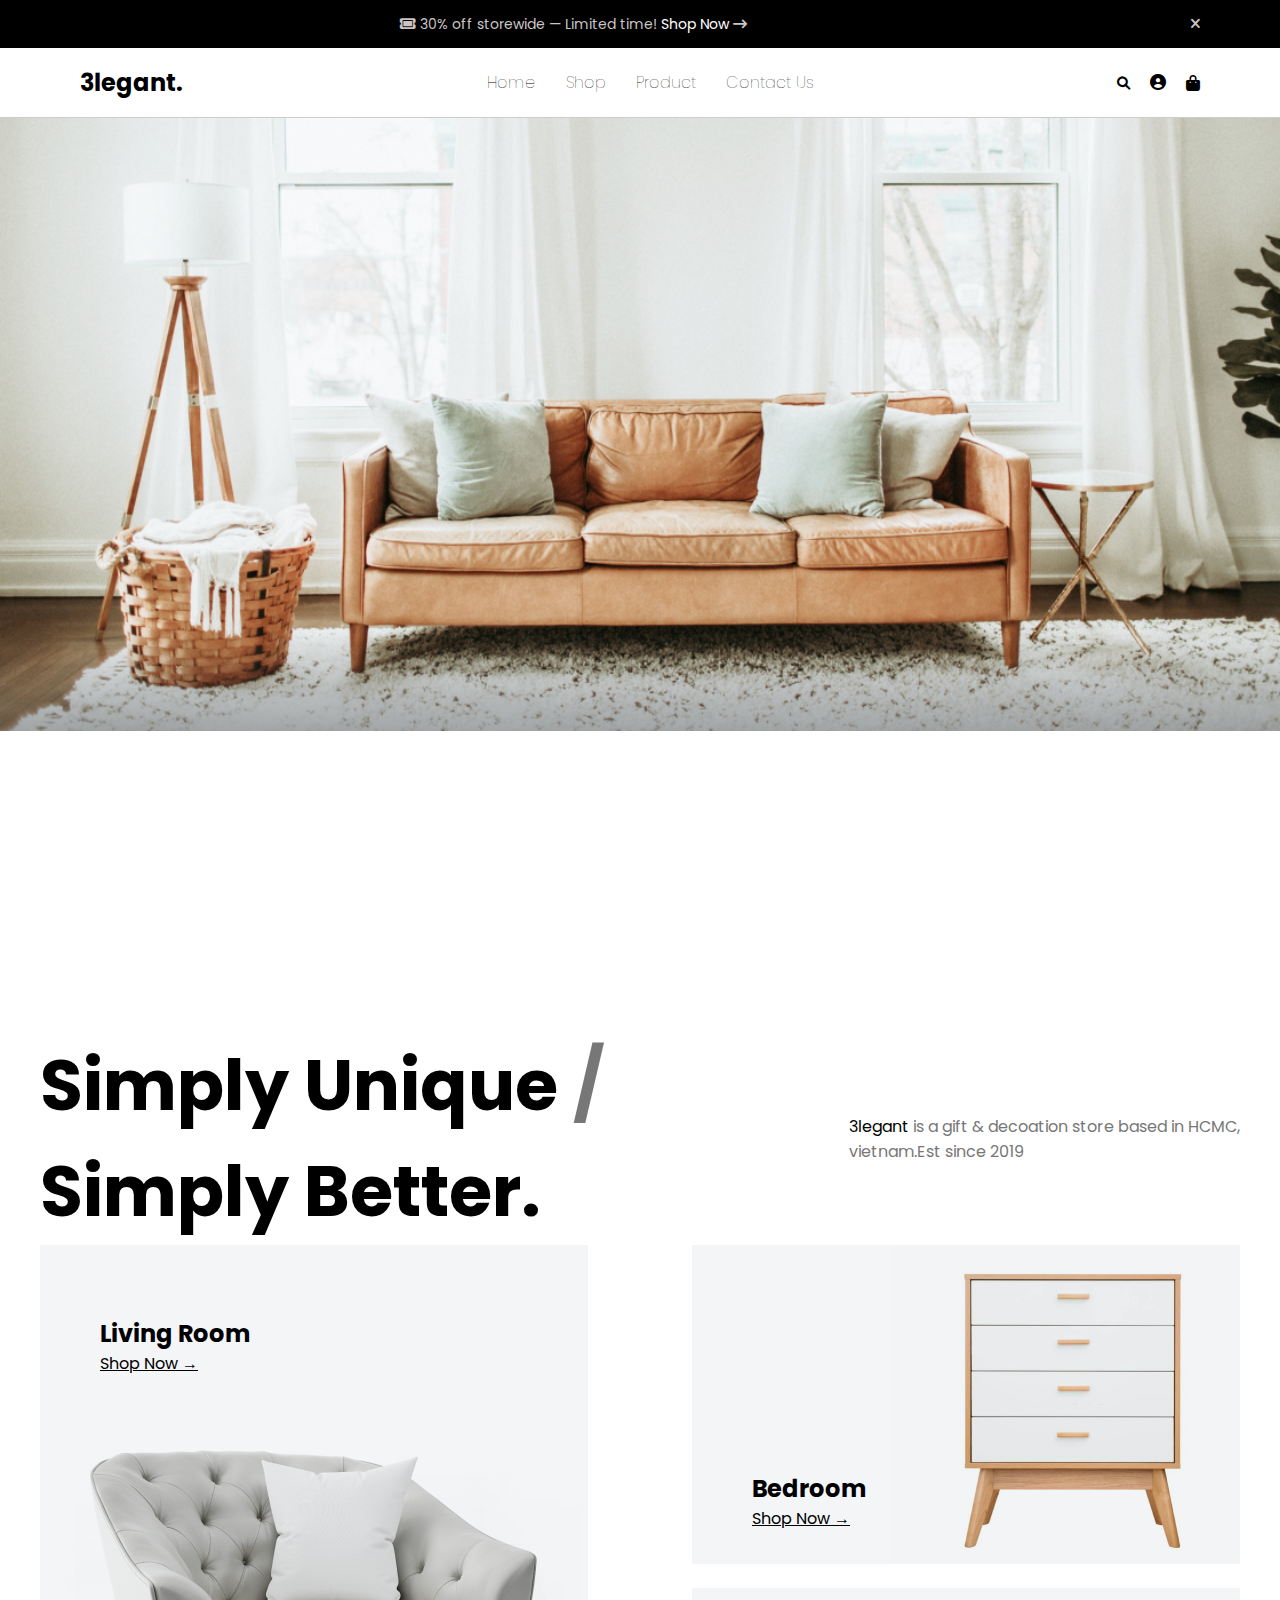
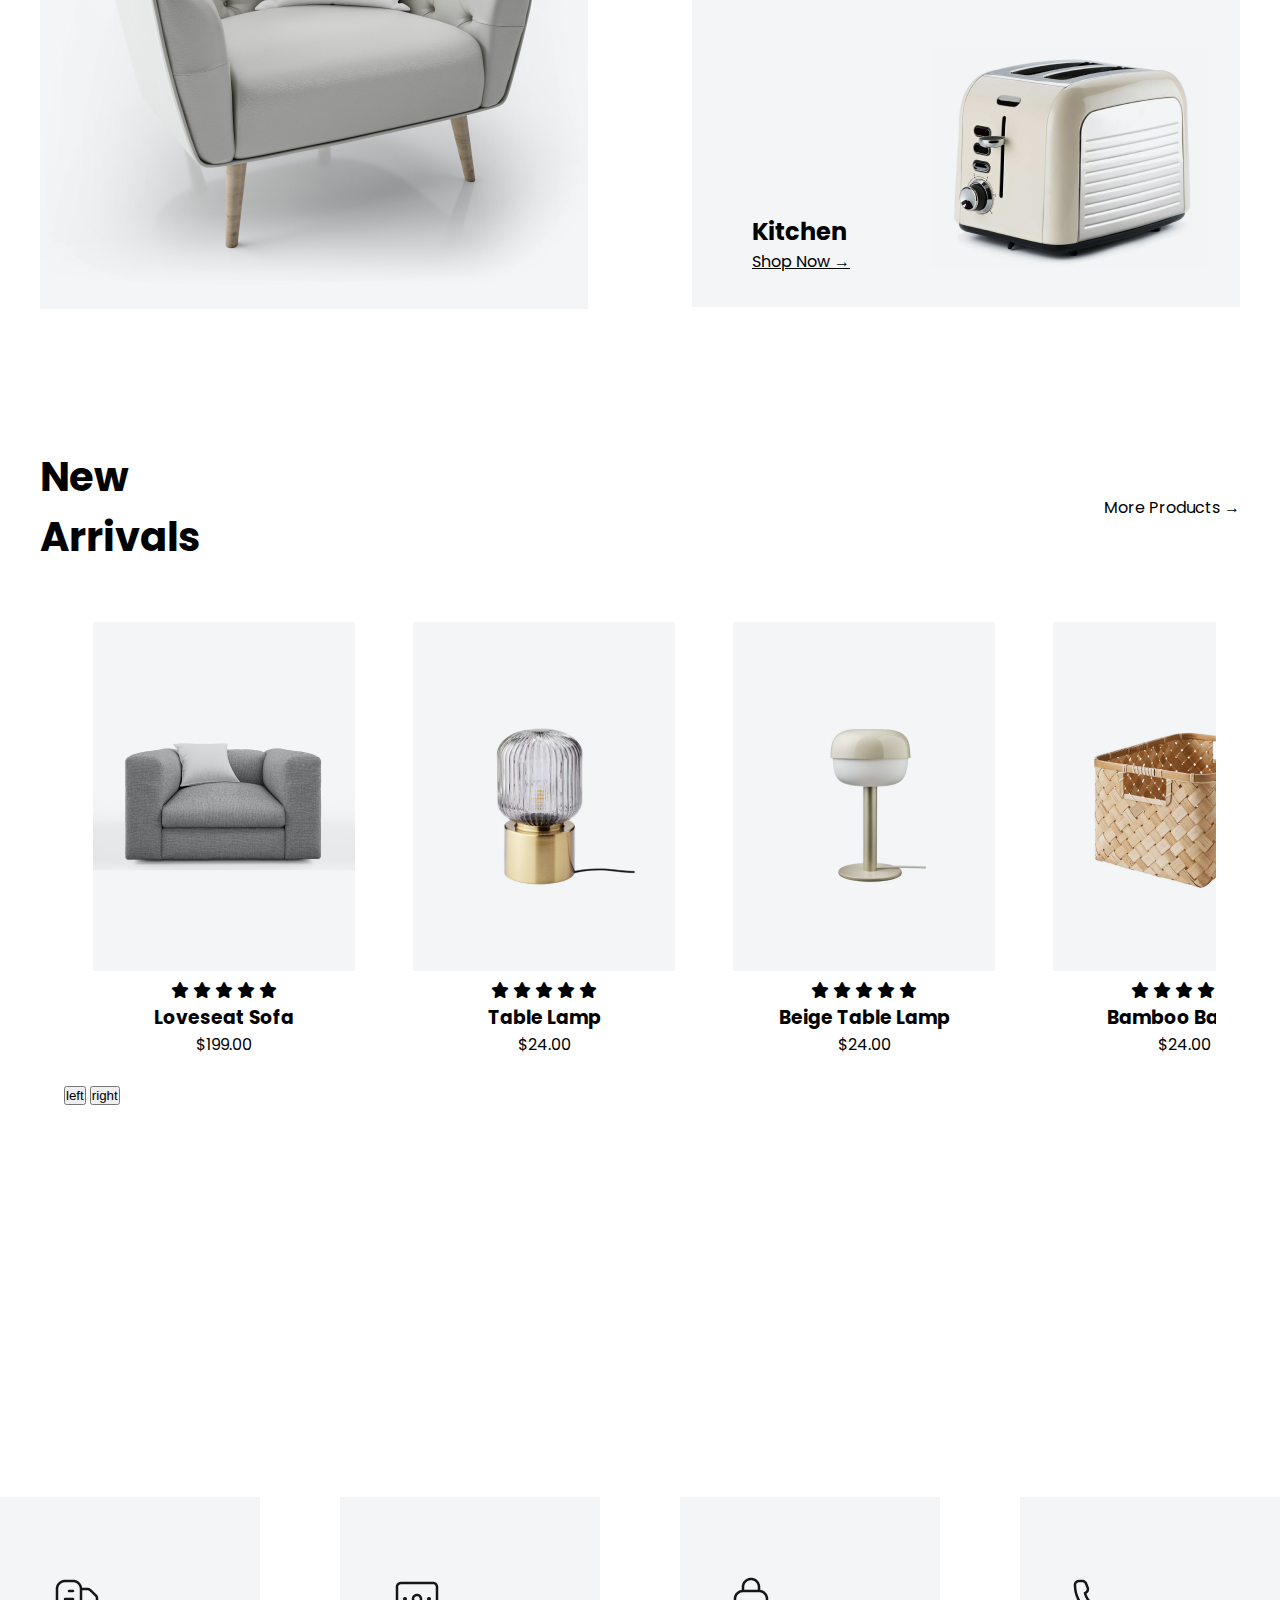
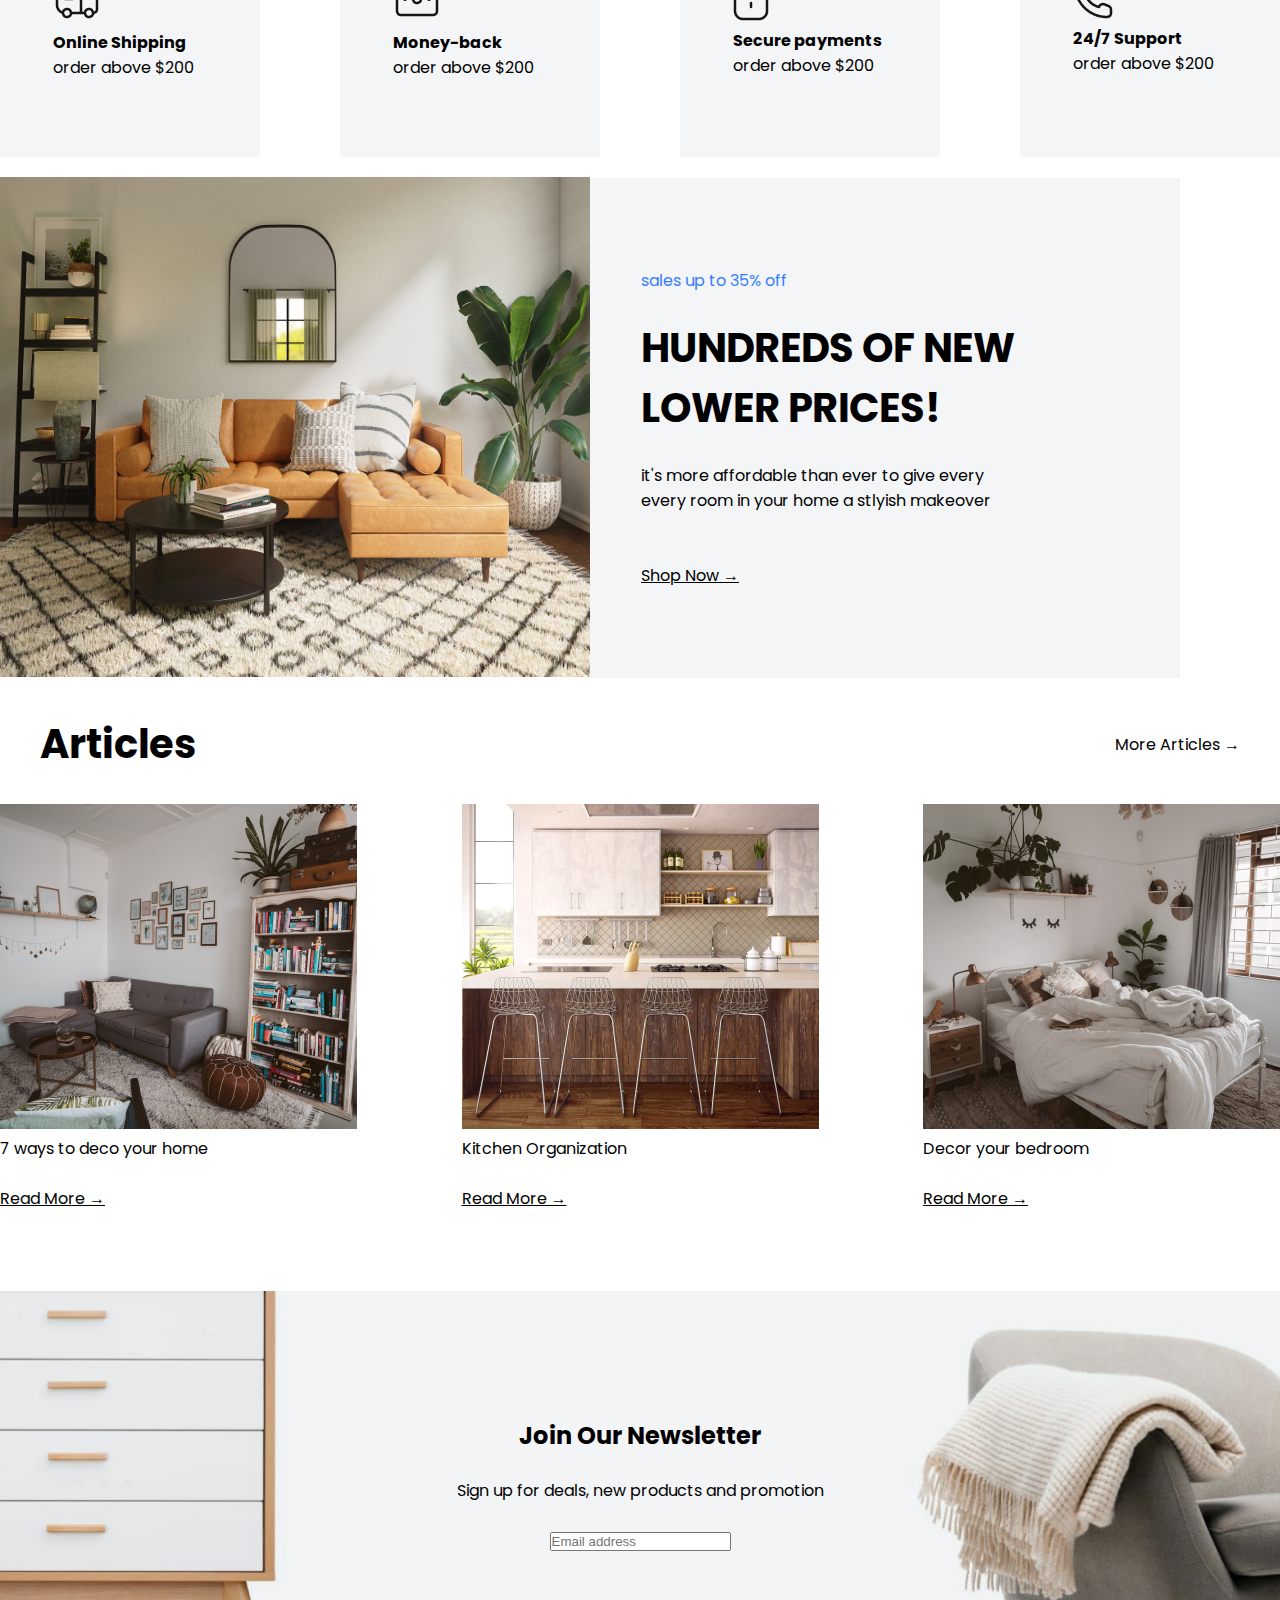
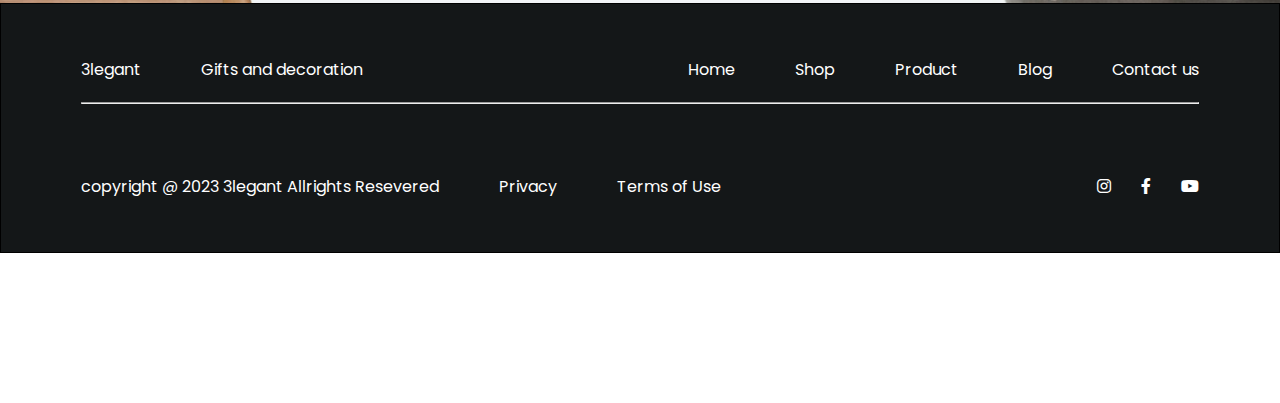
<file: index.html>
<!DOCTYPE html>
<html lang="en">

<head>
  <meta charset="UTF-8">
  <meta name="viewport" content="width=device-width, initial-scale=1.0">
  <!-- Font Awesome Icons -->
  <link rel="stylesheet" href="https://cdnjs.cloudflare.com/ajax/libs/font-awesome/6.0.0-beta3/css/all.min.css" />
  <!-- Google Fonts -->
  <link href="https://fonts.googleapis.com/css2?family=Poppins:wght@600;700&display=swap" rel="stylesheet" />
  <link rel="stylesheet" href="./css/index.css">
  <title>3LEGANT |Home</title>
</head>

<body>
  <header>
    <div class="banner-container">
      <div class="banner">
        <p>
          <i class="fa-solid fa-ticket"></i>
          30% off storewide — Limited time!
          <span>
            <a href="">Shop Now</a>
            <i class="fa-solid fa-arrow-right-long"></i>
          </span>
        </p>
        <i class="fa-solid fa-xmark"></i>
      </div>
    </div>
    <div class="header">
      <a href="" class="logo">3legant.</a>
      <nav class="nav">
        <ul class="nav-links">
          <li><a href="" class="nav-link">Home</a></li>
          <li><a href="../pages/shop01.html" class="nav-link">Shop</a></li>
          <li><a href="../pages/productpage01.html" class="nav-link">Product</a></li>
          <li><a href="" class="nav-link">Contact Us</a></li>
        </ul>
      </nav>
      <div class="search-cart">
        <form action="" class="search-bar">
          <button type="submit" class="search-btn">
            <i class="fa-solid fa-magnifying-glass"></i>
          </button>
        </form>
        <a href="../pages/in.html">
          <i class="fa-solid fa-circle-user"></i>
        </a>
        
        <i class="fa-solid fa-bag-shopping"></i>
      </div>
    </div>
  </header>

  <main>
    <section class="first-img">
      <img src="../assets/1st image.png" alt="" width="100%">
    </section>

    <section class="second-section">
      <div class="second-section1">
        <h1>Simply Unique <span class="ash">/</span><br> Simply Better.</h1>
      </div>
      <div class="second-section2">
        <p>3legant <span class="ash">is a gift & decoation store based in HCMC, <br> vietnam.Est since 2019</p></span>
      </div>
    </section>

    <section class="third-section">

      <div class="third-section1">
        <img src="../assets/xx.png" alt="">
        <div class="aa">
          <h2>Living Room</h2>
          <u>
            <a href="">
              <p class="shop">Shop Now &rarr;</p>
            </a>
          </u>
        </div>
      </div>

      <div class="third-section2">
        <div class="third-sectiona">
          <img src="../assets/1.png" alt="">
          <div class="ab">
            <h2>Bedroom</h2>
            <u>
              <a href="">
                <p class="shop">Shop Now &rarr;</p>
              </a>
            </u>
          </div>

        </div>
        <div class="third-sectionb">
          <img src="../assets/3.png" alt="">
          <div class="ac">
            <h2>Kitchen</h2>
            <u>
              <a href="">
                <p class="shop">Shop Now &rarr;</p>
              </a>
            </u>
          </div>
        </div>
      </div>

    </section>
    <section class="fourth-section">
      <div>
        <h1 class="new">New <br> Arrivals</h1>
      </div>
      <div>
        <a href="">
          <p class="shop">More Products &rarr;</p>
        </a>
      </div>
    </section>

    <section class="trump">
      <div class="slider-container">
        <div class="slider">
          <div class="product-card">
            <img src="../assets/k.png" alt="">
            <i class="fa-solid fa-star"></i> <i class="fa-solid fa-star"></i>
            <i class="fa-solid fa-star"></i> <i class="fa-solid fa-star"></i>
            <i class="fa-solid fa-star"></i>

            <h3>Loveseat Sofa</h3>
            <p>$199.00</p>
          </div>
          <div class="product-card">
            <img src="../assets/y.png" alt="">
            <i class="fa-solid fa-star"></i> <i class="fa-solid fa-star"></i>
            <i class="fa-solid fa-star"></i> <i class="fa-solid fa-star"></i>
            <i class="fa-solid fa-star"></i>

            <h3>Table Lamp </h3>
            <p>$24.00</p>
          </div>
          <div class="product-card">
            <img src="../assets/q.png" alt="">
            <i class="fa-solid fa-star"></i> <i class="fa-solid fa-star"></i>
            <i class="fa-solid fa-star"></i> <i class="fa-solid fa-star"></i>
            <i class="fa-solid fa-star"></i>

            <h3>Beige Table Lamp</h3>
            <p>$24.00</p>
          </div>
          <div class="product-card">
            <img src="../assets/4.png" alt="">
            <i class="fa-solid fa-star"></i> <i class="fa-solid fa-star"></i>
            <i class="fa-solid fa-star"></i> <i class="fa-solid fa-star"></i>
            <i class="fa-solid fa-star"></i>

            <h3>Bamboo Basket</h3>
            <p>$24.00</p>
          </div>
          <div class="product-card">
            <i class="fa-solid fa-star"></i> <i class="fa-solid fa-star"></i>
            <i class="fa-solid fa-star"></i> <i class="fa-solid fa-star"></i>
            <i class="fa-solid fa-star"></i>

            <img src="../assets/ce.png" alt="">
            <h3>airbuds</h3>
            <p>$100.00</p>
          </div>

        </div>


        <div class="relative">
          <button onclick="slideLeft()">
            left
          </button>
          <button onclick="slideRight()">
            right
          </button>
        </div>

      </div>
    </section>

    <!-- <section class="fifth-section">
      <div>
        <img src="../assets/k.png" alt="">
        <div>
          <i class="fa-solid fa-star"></i> <i class="fa-solid fa-star"></i>
          <i class="fa-solid fa-star"></i> <i class="fa-solid fa-star"></i>
          <i class="fa-solid fa-star"></i>
          <p>loveseat sofa <br> $24.99</p>
          <a href="">
            <p class="cart">Add to cart</p>
          </a>
          <div class="spec">
            <div>
              <h3 class="product">NEW</h3>
            </div>
            <div>
              <h3 class="percentage">-50%</h3>
            </div>
          </div>

        </div>

      </div>
      <div>
        <img src="../assets/y.png" alt="">
        <div>
          <i class="fa-solid fa-star"></i> <i class="fa-solid fa-star"></i>
          <i class="fa-solid fa-star"></i> <i class="fa-solid fa-star"></i>
          <i class="fa-solid fa-star"></i>
          <p>table lamp <br> $24.99</p>
          <div class="spec1">
            <div>
              <h3 class="product">NEW</h3>
            </div>
            <div>
              <h3 class="percentage">-50%</h3>
            </div>
          </div>

        </div>

      </div>
      <div>
        <img src="../assets/q.png" alt="">
        <div>
          <i class="fa-solid fa-star"></i> <i class="fa-solid fa-star"></i>
          <i class="fa-solid fa-star"></i> <i class="fa-solid fa-star"></i>
          <i class="fa-solid fa-star"></i>
          <p>beige table lamp <br> $24.99</p>
          <div class="spec1">
            <div>
              <h3 class="product">NEW</h3>
            </div>
            <div>
              <h3 class="percentage">-50%</h3>
            </div>
          </div>

        </div>
      </div>
      <div>
        <img src="../assets/4.png" alt="">
        <div>
          <i class="fa-solid fa-star"></i> <i class="fa-solid fa-star"></i>
          <i class="fa-solid fa-star"></i> <i class="fa-solid fa-star"></i>
          <i class="fa-solid fa-star"></i>
          <p>bamboo basket <br> $24.99</p>
          <div class="spec1">
            <div>
              <h3 class="product">NEW</h3>
            </div>
            <div>
              <h3 class="percentage">-50%</h3>
            </div>
          </div>

        </div>

      </div>
    </section> -->

    <section class="sixth-section">
      <div>

        <a href="" class="six">
          <div class="sixth">
            <!-- <i class="fa-solid fa-truck fa-3x" style="color: black;"></i> -->
            <img src="../assets/fast delivery.png" alt="">
            <h4>Online Shipping</h4>
            <p>order above $200</p>
          </div>
        </a>


      </div>
      <div>
        <a href="" class="six">
          <div class="sixth">
            <!-- <i class="fa-solid fa-truck fa-3x" style="color: black;"></i> -->
            <img src="../assets/money.png" alt="">
            <h4>Money-back</h4>
            <p>order above $200</p>
          </div>
        </a>
      </div>
      <div>
        <a href="" class="six">
          <div class="sixth">
            <!-- <i class="fa-solid fa-truck fa-3x" style="color: black;"></i> -->
            <img src="../assets/Vector.png" alt="">
            <h4>Secure payments</h4>
            <p>order above $200</p>
          </div>
        </a>
      </div>
      <div>
        <a href="" class="six">
          <div class="sixth">
            <!-- <i class="fa-solid fa-phone fa-3x" style="color: aliceblue;"></i> -->
            <img src="../assets/Rectangle 77.png" alt="">
            <h4>24/7 Support</h4>
            <p>order above $200</p>
          </div>
        </a>
      </div>

    </section>
    <section class="seventh-section">
      <div class="right7">
        <img src="../assets/Paste image (2).png" alt="" width="590px" height="500px">
      </div>
      <div class="left7">
        <div class="left77">
          <p class="p">sales up to 35% off</p>
          <br>
          <h2 class="p1">HUNDREDS OF NEW <br> LOWER PRICES!</h2>
          <br>
          <p>it's more affordable than ever to give every <br>
            every room in your home a stlyish makeover </p>
          <br>
          <br>
          <u>
            <a href="">
              <p class="shop">Shop Now &rarr;</p>
            </a>
          </u>
        </div>
      </div>

    </section>
    <section>
      <section class="fourth-section">
        <div>
          <h1 class="new">Articles</h1>
        </div>
        <div>
          <a href="">
            <p class="shop">More Articles &rarr;</p>
          </a>
        </div>
      </section>
    </section>
    <section class="eight-section">
      <div>
        <img src="../assets/1.0.png" alt="">
        <br>
        <p>7 ways to deco your home </p>
        <br>
        <u>
          <a href="">
            <p class="shop">Read More &rarr;</p>
          </a>
        </u>

      </div>
      <div>
        <img src="../assets/1.1.png" alt="">
        <br>
        <p>Kitchen Organization </p>
        <br>
        <u>
          <a href="">
            <p class="shop">Read More &rarr;</p>
          </a>
        </u>

      </div>
      <div>
        <img src="../assets/1.3.png" alt="">
        <br>
        <p>Decor your bedroom </p>
        <br>
        <u>
          <a href="">
            <p class="shop">Read More &rarr;</p>
          </a>
        </u>
      </div>
    </section>
    <section class="night-section">
      <div>
        <img src="../assets/1.4.png" alt="" width="100%">
        <div class="place">
          <h2 class="p2">Join Our Newsletter</h2>
          <br>
          <p> Sign up for deals, new products and promotion </p>
          <br>
          <input type="text" placeholder="Email address" class="input">
        </div>

      </div>
    </section>

  </main>

  <footer class="elegant-footer">
    <div class="upsection">
      <div class="upleft">
        <div class="upleft">
          <a href="" class="a">3legant</a>

        </div>
        <div>
          <a href="" class="a">Gifts and decoration</a>

        </div>
      </div>
      <div class="upright">
        <div>
          <a href="" class="a">Home</a>
        </div>
        <div>
          <a href="" class="a">Shop</a>
        </div>
        <div>
          <a href="" class="a">Product</a>
        </div>
        <div>
          <a href="" class="a">Blog</a>
        </div>
        <div>
          <a href="" class="a">Contact us</a>
        </div>
      </div>

    </div>

    <hr>

    <div class="downsection">
      <div class="downleft">
        <div class="upleft">
          <p class="a">copyright @ 2023 3legant Allrights Resevered</p>
        </div>
        <div class="left-a">
          <a href="" class="a">Privacy</a>
        </div>
        <div>
          <a href="" class="a">Terms of Use </a>
        </div>

      </div>
      <div class="downright">

        <div class="font-awesome">
          <div>
            <i class="fa-brands fa-instagram" style="color: white;"></i>
          </div>
          <div>
            <i class="fa-brands fa-facebook-f" style="color: white;"></i>
          </div>
          <div>
            <i class="fa-brands fa-youtube" style="color: white;"></i>
          </div>
        </div>
      </div>

    </div>


  </footer>


  <script src="./js/index.js"></script>
</body>

</html>
</file>
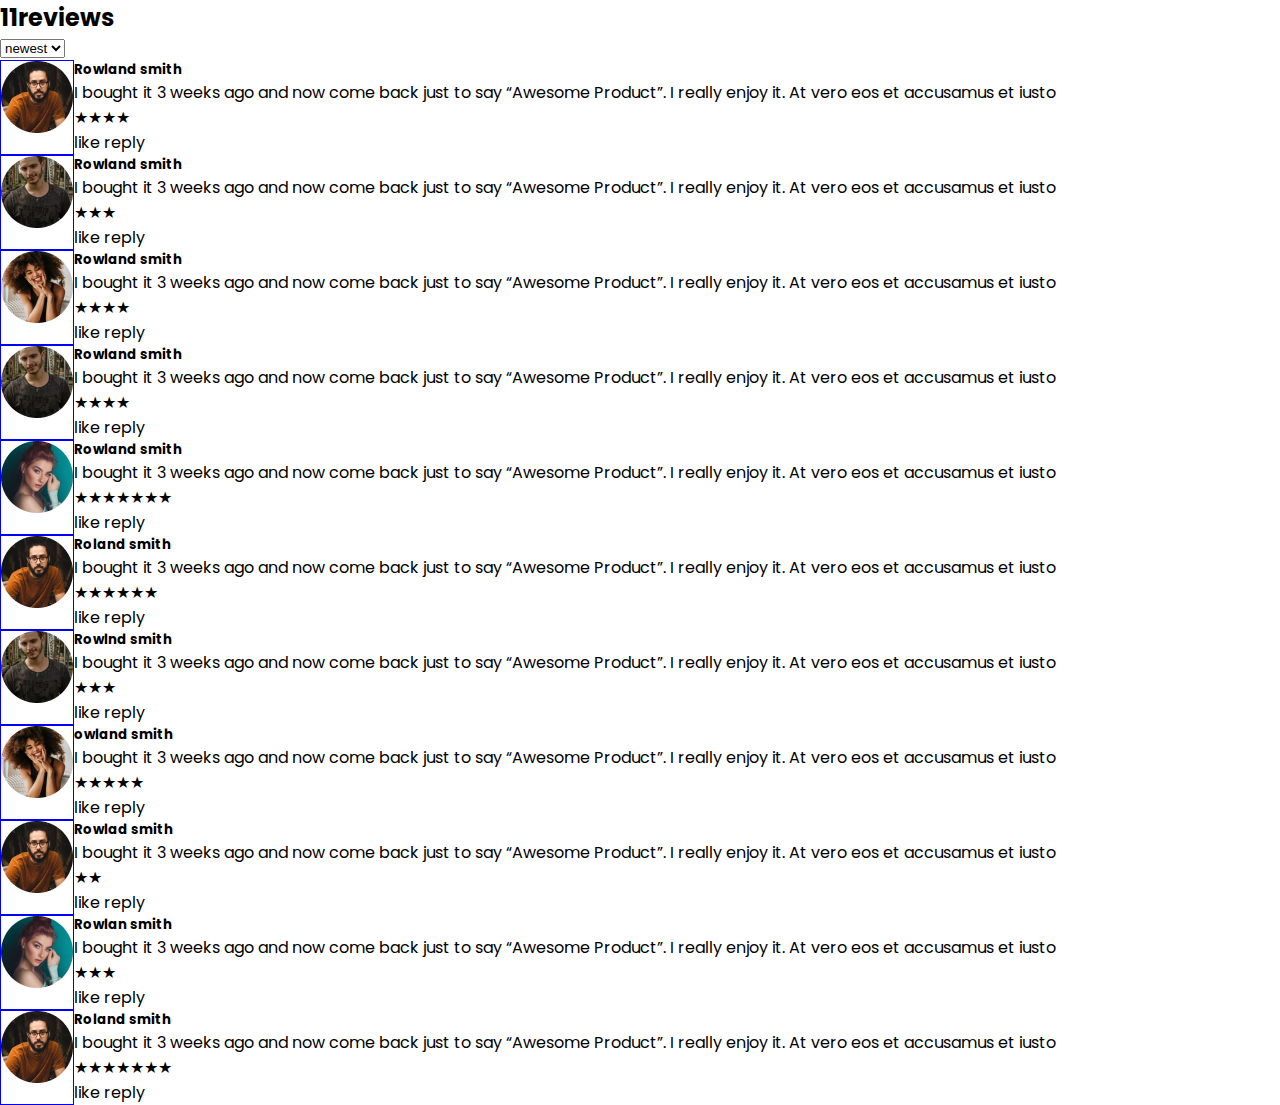
<file: index1.html>
<!DOCTYPE html>
<html lang="en">

<head>
    <meta charset="UTF-8">
    <meta name="viewport" content="width=device-width, initial-scale=1.0">
    <!-- Font Awesome Icons -->
    <link rel="stylesheet" href="https://cdnjs.cloudflare.com/ajax/libs/font-awesome/6.0.0-beta3/css/all.min.css" />
    <!-- Google Fonts -->
    <link href="https://fonts.googleapis.com/css2?family=Poppins:wght@300;700&display=swap" rel="stylesheet" />
    <link rel="stylesheet" href="./index1.css">
    <title>Document</title>
</head>

<body>
    <section>
        <div class="review-top">
            <h2><span>11</span>reviews</h2>
            <select>
                <option value="new">newest</option>
                <option value="old">oldest</option>
            </select>
        </div>
        <div class="review-container" id="review-container">
            <!-- <div class="review">
            <div>
                <img src="../assets/1.0.png" alt="">
            </div>
            <div>
                <h5>Demo</h5>
                <p>Demotext</p>
                <span></span>
                <div>
                    <span>like</span>
                    <span>reply</span>
                </div>
            </div>
           </div> -->
        </div>
    </section>
    <script src="./index1.js"></script>
</body>

</html>
</file>
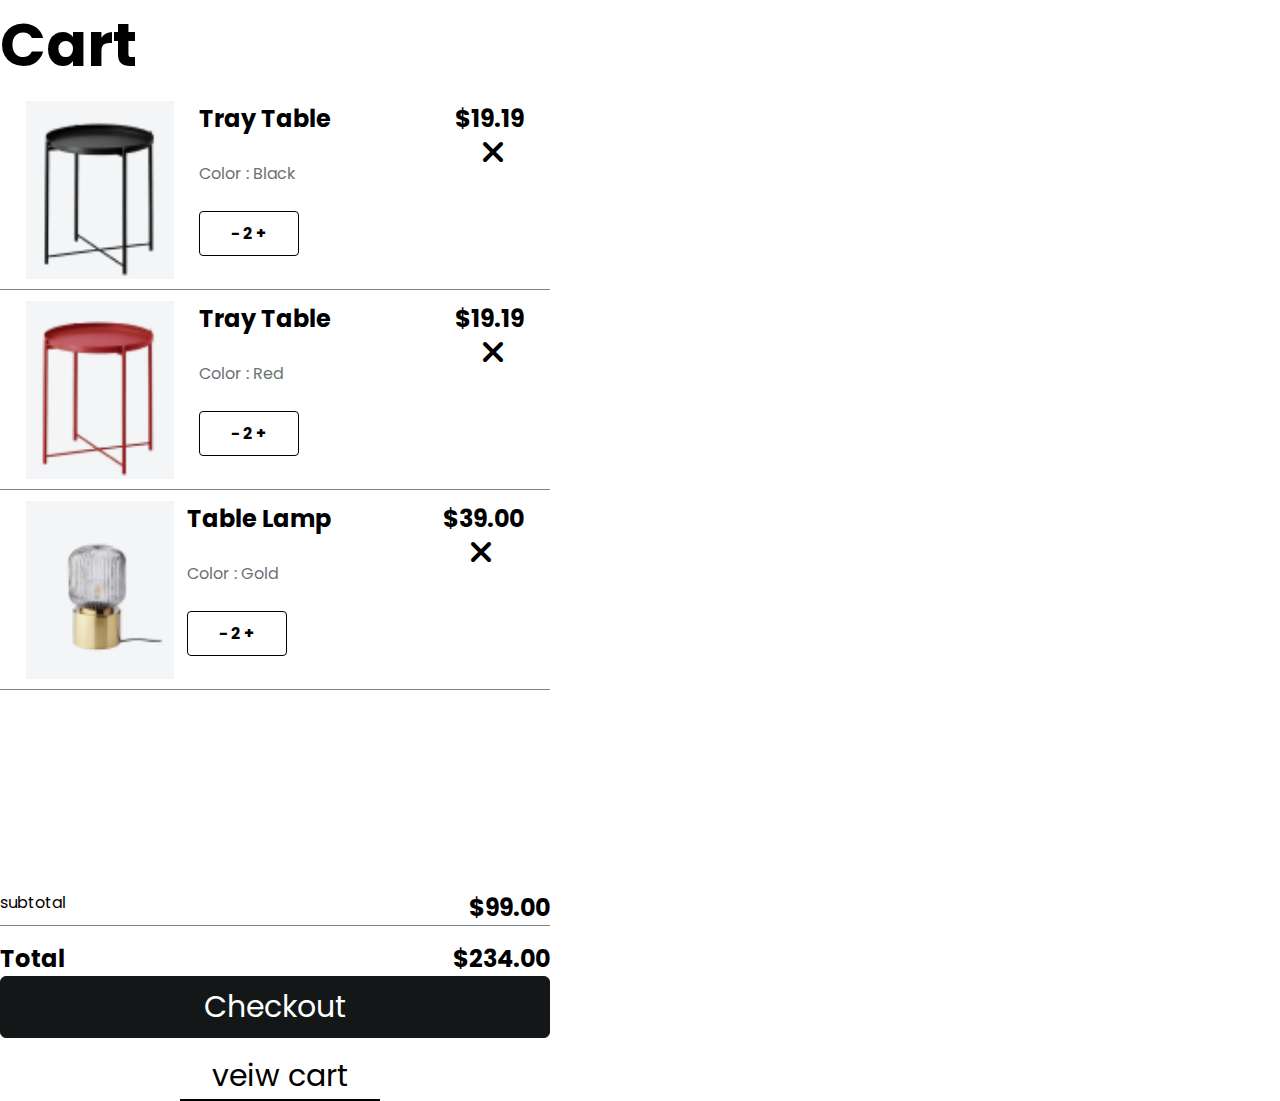
<file: pages/cart.html>
<!DOCTYPE html>
<html lang="en">

<head>
    <meta charset="UTF-8">
    <meta name="viewport" content="width=device-width, initial-scale=1.0">
    <!-- Font Awesome Icons -->
    <link rel="stylesheet" href="https://cdnjs.cloudflare.com/ajax/libs/font-awesome/6.0.0-beta3/css/all.min.css" />
    <!-- Google Fonts -->
    <link href="https://fonts.googleapis.com/css2?family=Poppins:wght@300;700&display=swap" rel="stylesheet" />
    <link rel="stylesheet" href="../css/cart.css">
    <title>Cart</title>

</head>

<body>
    <main>
        <section>
            <div class="cart1">
                <h1>Cart</h1>
            </div>
        </section>

        <section class="section-cart">
            <div class="cart2">
                <img src="../assets/cart2.png" alt="">
                <div>
                    <div class="cart2a">
                        <h2>Tray Table</h2>
                        <br>
                        <p class="cart-color">Color : Black</p>
                        <br>

                        <div class="cart2b">
                            <h4>- 2 +</h4>
                        </div>
                    </div>
                </div>
                <div class="">
                    <h2>$19.19</h2>
                    &nbsp; &nbsp; &nbsp; &nbsp;<i class="fa-solid fa-xmark fa-2x"></i>
                </div>

            </div>
        </section>
        <section class="section-cart">
            <div class="cart2">
                <img src="../assets/cart1.png" alt="">
                <div>
                    <div class="cart2a">
                        <h2>Tray Table</h2>
                        <br>
                        <p class="cart-color">Color : Red</p>
                        <br>

                        <div class="cart2b">
                            <h4>- 2 +</h4>
                        </div>
                    </div>
                </div>
                <div class="">
                    <h2>$19.19</h2>
                    &nbsp; &nbsp; &nbsp; &nbsp;<i class="fa-solid fa-xmark fa-2x"></i>
                </div>

            </div>
        </section>
        <section class="section-cart">
            <div class="cart2">
                <img src="../assets/cart3.png" alt="">
                <div>
                    <div class="cart2a">
                        <h2>Table Lamp</h2>
                        <br>
                        <p class="cart-color">Color : Gold</p>
                        <br>

                        <div class="cart2b">
                            <h4>- 2 +</h4>
                        </div>
                    </div>
                </div>
                <div class="">
                    <h2>$39.00</h2>
                    &nbsp; &nbsp; &nbsp; &nbsp;<i class="fa-solid fa-xmark fa-2x"></i>
                </div>

            </div>
        </section>

        <section class="bottomsection">
            <div class="bottomsection1">
                <div>
                    <p>subtotal</p>
                </div>
                <div>
                    <h2>$99.00</h2>
                </div>

            </div>
            <div class="bottomsection2">
                <div>
                    <h2>Total</h2>
                </div>
                <div>
                    <h2>$234.00</h2>
                </div>

            </div>

            <div>
                <a href="">
                    <p class="Checkout">Checkout</p>
                </a>
            </div>
            <div>
                <a href="">
                    <p class="cart-cart">veiw cart</p>
                </a>
            </div>
        </section>
    </main>

</body>

</html>
</file>
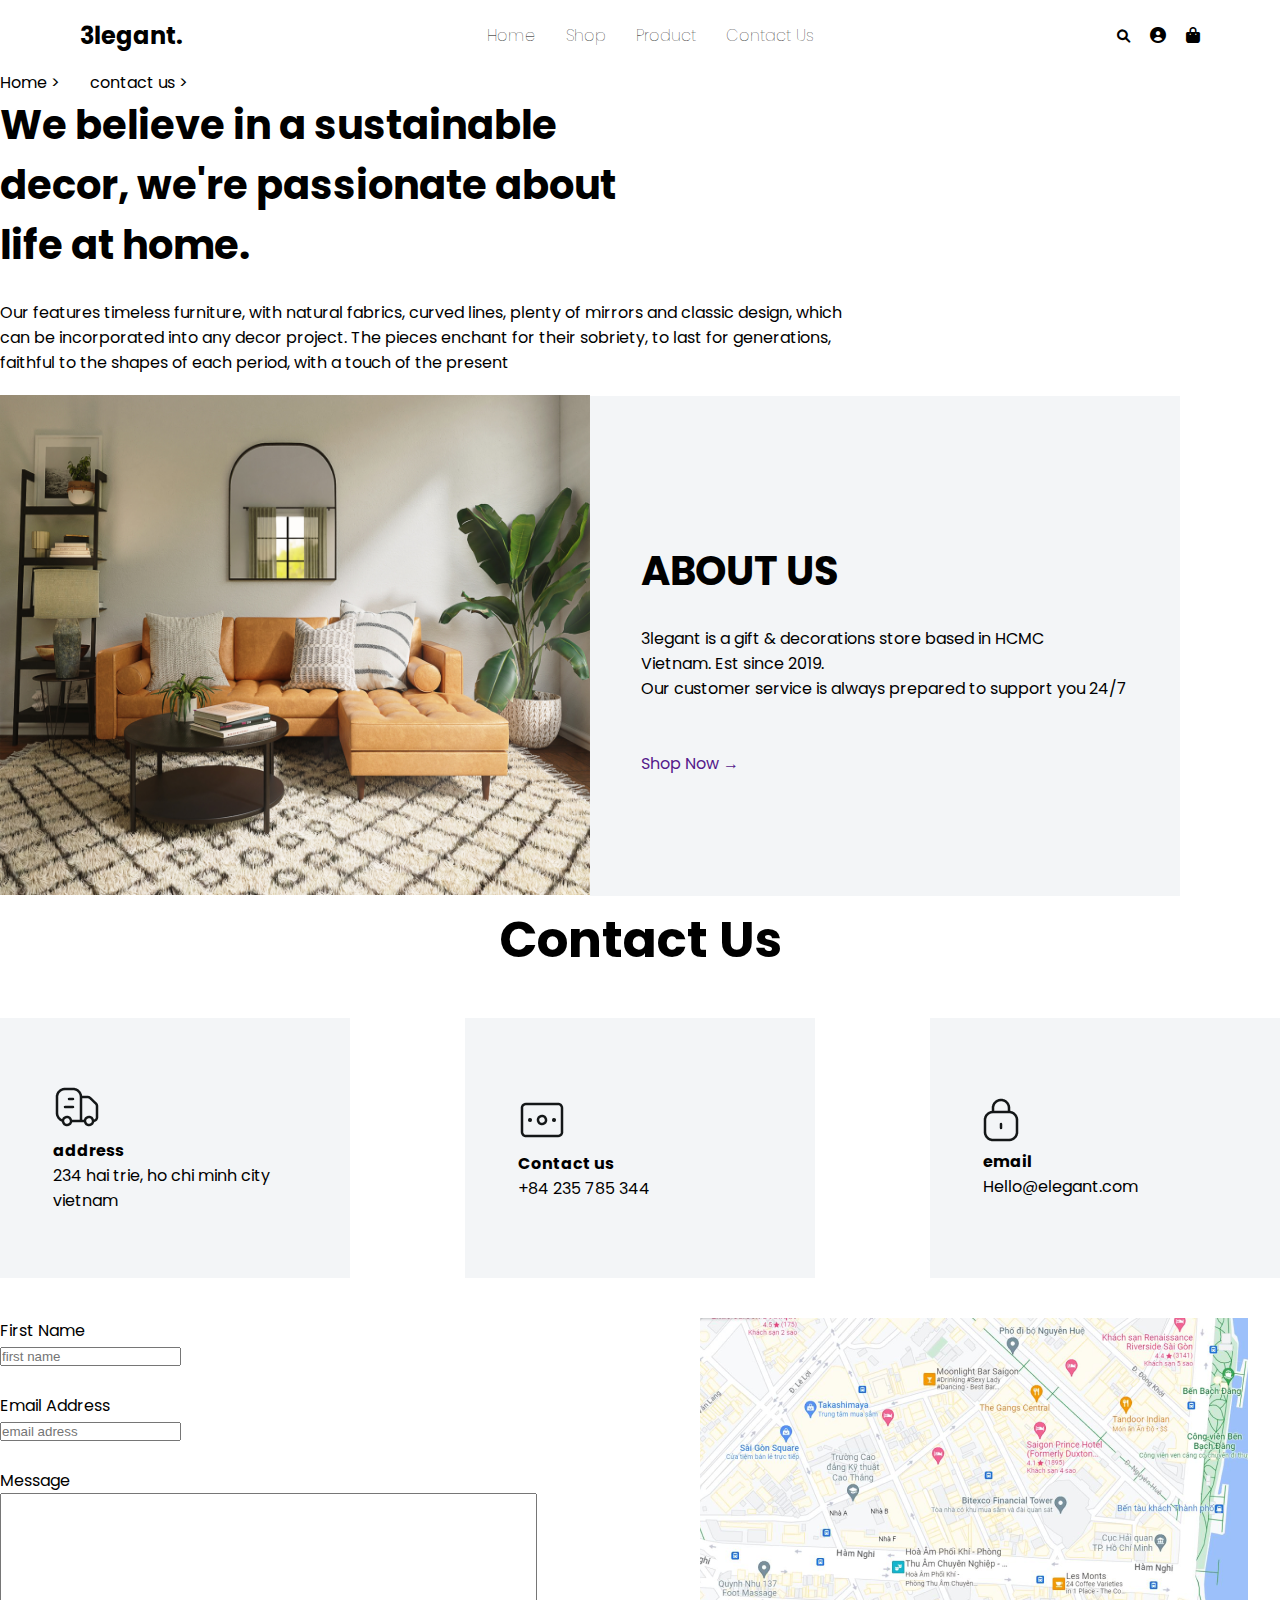
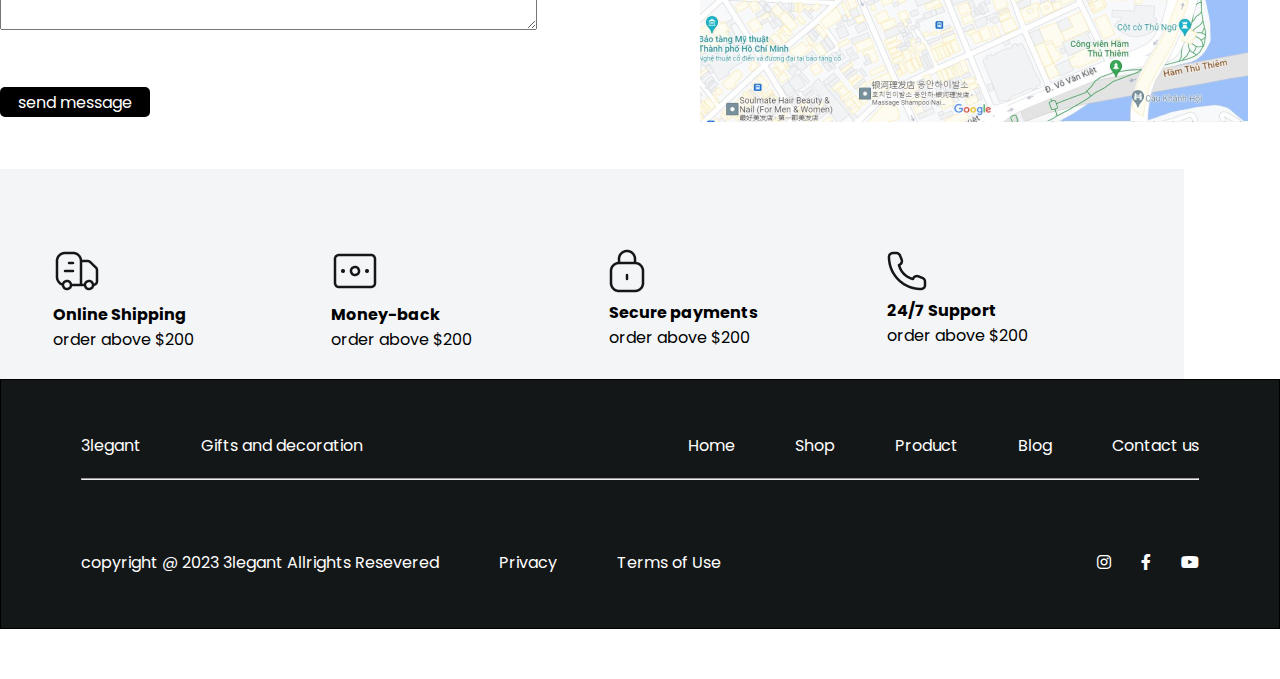
<file: pages/contact.html>
<!DOCTYPE html>
<html lang="en">

<head>
    <meta charset="UTF-8">
    <meta name="viewport" content="width=device-width, initial-scale=1.0">
    <!-- Font Awesome Icons -->
    <link rel="stylesheet" href="https://cdnjs.cloudflare.com/ajax/libs/font-awesome/6.0.0-beta3/css/all.min.css" />
    <!-- Google Fonts -->
    <link href="https://fonts.googleapis.com/css2?family=Poppins:wght@300;700&display=swap" rel="stylesheet" />
    <link rel="stylesheet" href="../css/contact.css">
    <title>Document</title>
</head>

<body>
    <main>
        <header>
            <div class="header">
                <a href="" class="logo">3legant.</a>
                <nav class="nav">
                    <ul class="nav-links">
                        <li><a href="../pages/homepage2.html" class="nav-link">Home</a></li>
                        <li><a href="" class="nav-link">Shop</a></li>
                        <li><a href="../pages/productpage01.html" class="nav-link">Product</a></li>
                        <li><a href="../pages/contact.html" class="nav-link">Contact Us</a></li>
                    </ul>
                </nav>
                <div class="search-cart">
                    <form action="" class="search-bar">
                        <button type="submit" class="search-btn">
                            <i class="fa-solid fa-magnifying-glass"></i>
                        </button>
                    </form>
                    <i class="fa-solid fa-circle-user"></i>
                    <i class="fa-solid fa-bag-shopping"></i>
                </div>
            </div>

        </header>


        <section class="section-product1">
            <div>
                <a href="">
                    <p class="aref">Home ></p>
                </a>
            </div>
            <div>
                <a href="">
                    <p class="aref">contact us ></p>
                </a>
            </div>

        </section>

        <section>
            <h1 class="con">
                We believe in a sustainable <br>
                decor, we're passionate about <br>
                life at home.
            </h1>
            <br>
            <p>
                Our features timeless furniture, with natural fabrics, curved lines, plenty of mirrors and classic
                design, which <br>
                can be incorporated into any decor project. The pieces enchant for their sobriety, to last for
                generations, <br>
                faithful to the shapes of each period, with a touch of the present
            </p>
        </section>

        <section class="seventh-section">
            <div class="right7">
                <img src="../assets/Paste image (2).png" alt="" width="590px" height="500px">
            </div>
            <div class="left7">
                <div class="left77">

                    <br>
                    <h2 class="p1">ABOUT US</h2>
                    <br>
                    <p>
                        3legant is a gift & decorations store based in HCMC <br> Vietnam. Est since 2019. <br>

                        Our customer service is always prepared to support you 24/7
                    </p>
                    <br>
                    <br>
                    <u>
                        <a href="">
                            <p class="shop">Shop Now &rarr;</p>
                        </a>
                    </u>
                </div>
            </div>

        </section>

        <section class="contact">
            <h1>
                Contact Us
            </h1>
        </section>

        <section class="sixth-section">
            <div>

                <a href="" class="six">
                    <div class="sixth">
                        <!-- <i class="fa-solid fa-truck fa-3x" style="color: black;"></i> -->
                        <img src="../assets/fast delivery.png" alt="">
                        <h4>address</h4>
                        <p>234 hai trie, ho chi minh city <br>
                            vietnam</p>
                    </div>
                </a>


            </div>
            <div>
                <a href="" class="six">
                    <div class="sixth">
                        <!-- <i class="fa-solid fa-truck fa-3x" style="color: black;"></i> -->
                        <img src="../assets/money.png" alt="">
                        <h4>Contact us</h4>
                        <p>+84 235 785 344</p>
                    </div>
                </a>
            </div>
            <div>
                <a href="" class="six">
                    <div class="sixth">
                        <!-- <i class="fa-solid fa-truck fa-3x" style="color: black;"></i> -->
                        <img src="../assets/Vector.png" alt="">
                        <h4>email</h4>
                        <p>Hello@elegant.com</p>
                    </div>
                </a>
            </div>

        </section>

        <section class="form">
            <div class="form-left">
                <form action="" method="post"></form>
                <label for="">First Name</label>
                <br>

                <input type="text" placeholder="first name">
                <br>
                <br>

                <label for="">Email Address</label>
                <br>

                <input type="text" placeholder="email adress">
                <br>
                <br>

                <label for="">Message</label>
                <br>
                <textarea name="" id="" cols="65" rows="9"></textarea>
                <br>
                <br>
                <br>


                <a href="">
                    <p class="send">send message</p>
                </a>
            </div>
            <div>
                <img src="../assets/Paste image (8).png" alt="">
            </div>
        </section>

        <section class="seven-section">
            <div class="div">

                <a href="" class="six">
                    <div class="sixth">
                        <!-- <i class="fa-solid fa-truck fa-3x" style="color: black;"></i> -->
                        <img src="../assets/fast delivery.png" alt="">
                        <h4>Online Shipping</h4>
                        <p>order above $200</p>
                    </div>
                </a>


            </div>
            <div class="div">
                <a href="" class="six">
                    <div class="sixth">
                        <!-- <i class="fa-solid fa-truck fa-3x" style="color: black;"></i> -->
                        <img src="../assets/money.png" alt="">
                        <h4>Money-back</h4>
                        <p>order above $200</p>
                    </div>
                </a>
            </div>
            <div class="div">
                <a href="" class="six">
                    <div class="sixth">
                        <!-- <i class="fa-solid fa-truck fa-3x" style="color: black;"></i> -->
                        <img src="../assets/Vector.png" alt="">
                        <h4>Secure payments</h4>
                        <p>order above $200</p>
                    </div>
                </a>
            </div>
            <div class="div">
                <a href="" class="six">
                    <div class="sixth">
                        <!-- <i class="fa-solid fa-phone fa-3x" style="color: aliceblue;"></i> -->
                        <img src="../assets/Rectangle 77.png" alt="">
                        <h4>24/7 Support</h4>
                        <p>order above $200</p>
                    </div>
                </a>
            </div>

        </section>

    </main>

    <footer class="elegant-footer">
        <div class="upsection">
            <div class="upleft">
                <div class="upleft">
                    <a href="" class="a">3legant</a>

                </div>
                <div>
                    <a href="" class="a">Gifts and decoration</a>

                </div>
            </div>
            <div class="upright">
                <div>
                    <a href="" class="a">Home</a>
                </div>
                <div>
                    <a href="" class="a">Shop</a>
                </div>
                <div>
                    <a href="" class="a">Product</a>
                </div>
                <div>
                    <a href="" class="a">Blog</a>
                </div>
                <div>
                    <a href="" class="a">Contact us</a>
                </div>
            </div>

        </div>

        <hr>

        <div class="downsection">
            <div class="downleft">
                <div class="upleft">
                    <p class="a">copyright @ 2023 3legant Allrights Resevered</p>
                </div>
                <div class="left-a">
                    <a href="" class="a">Privacy</a>
                </div>
                <div>
                    <a href="" class="a">Terms of Use </a>
                </div>

            </div>
            <div class="downright">

                <div class="font-awesome">
                    <div>
                        <i class="fa-brands fa-instagram" style="color: white;"></i>
                    </div>
                    <div>
                        <i class="fa-brands fa-facebook-f" style="color: white;"></i>
                    </div>
                    <div>
                        <i class="fa-brands fa-youtube" style="color: white;"></i>
                    </div>
                </div>
            </div>

        </div>


    </footer>
</body>

</html>
</file>
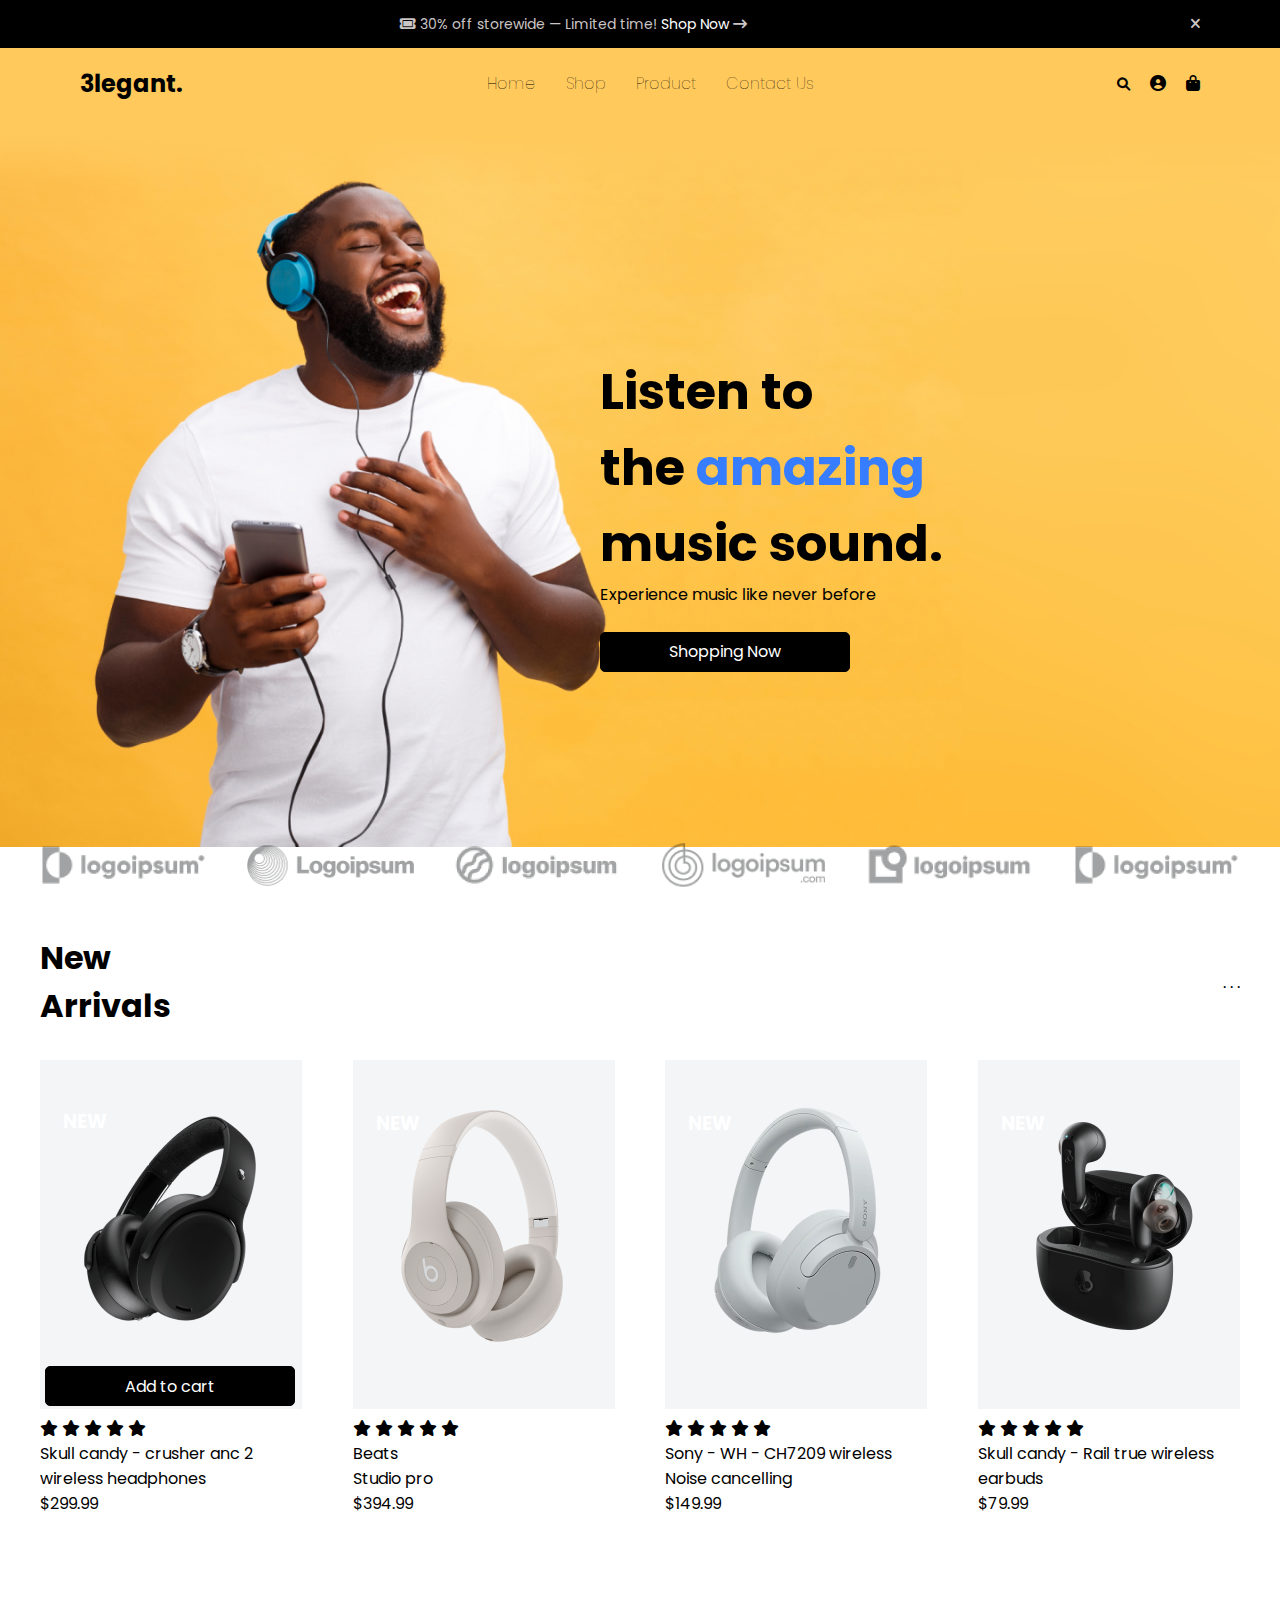
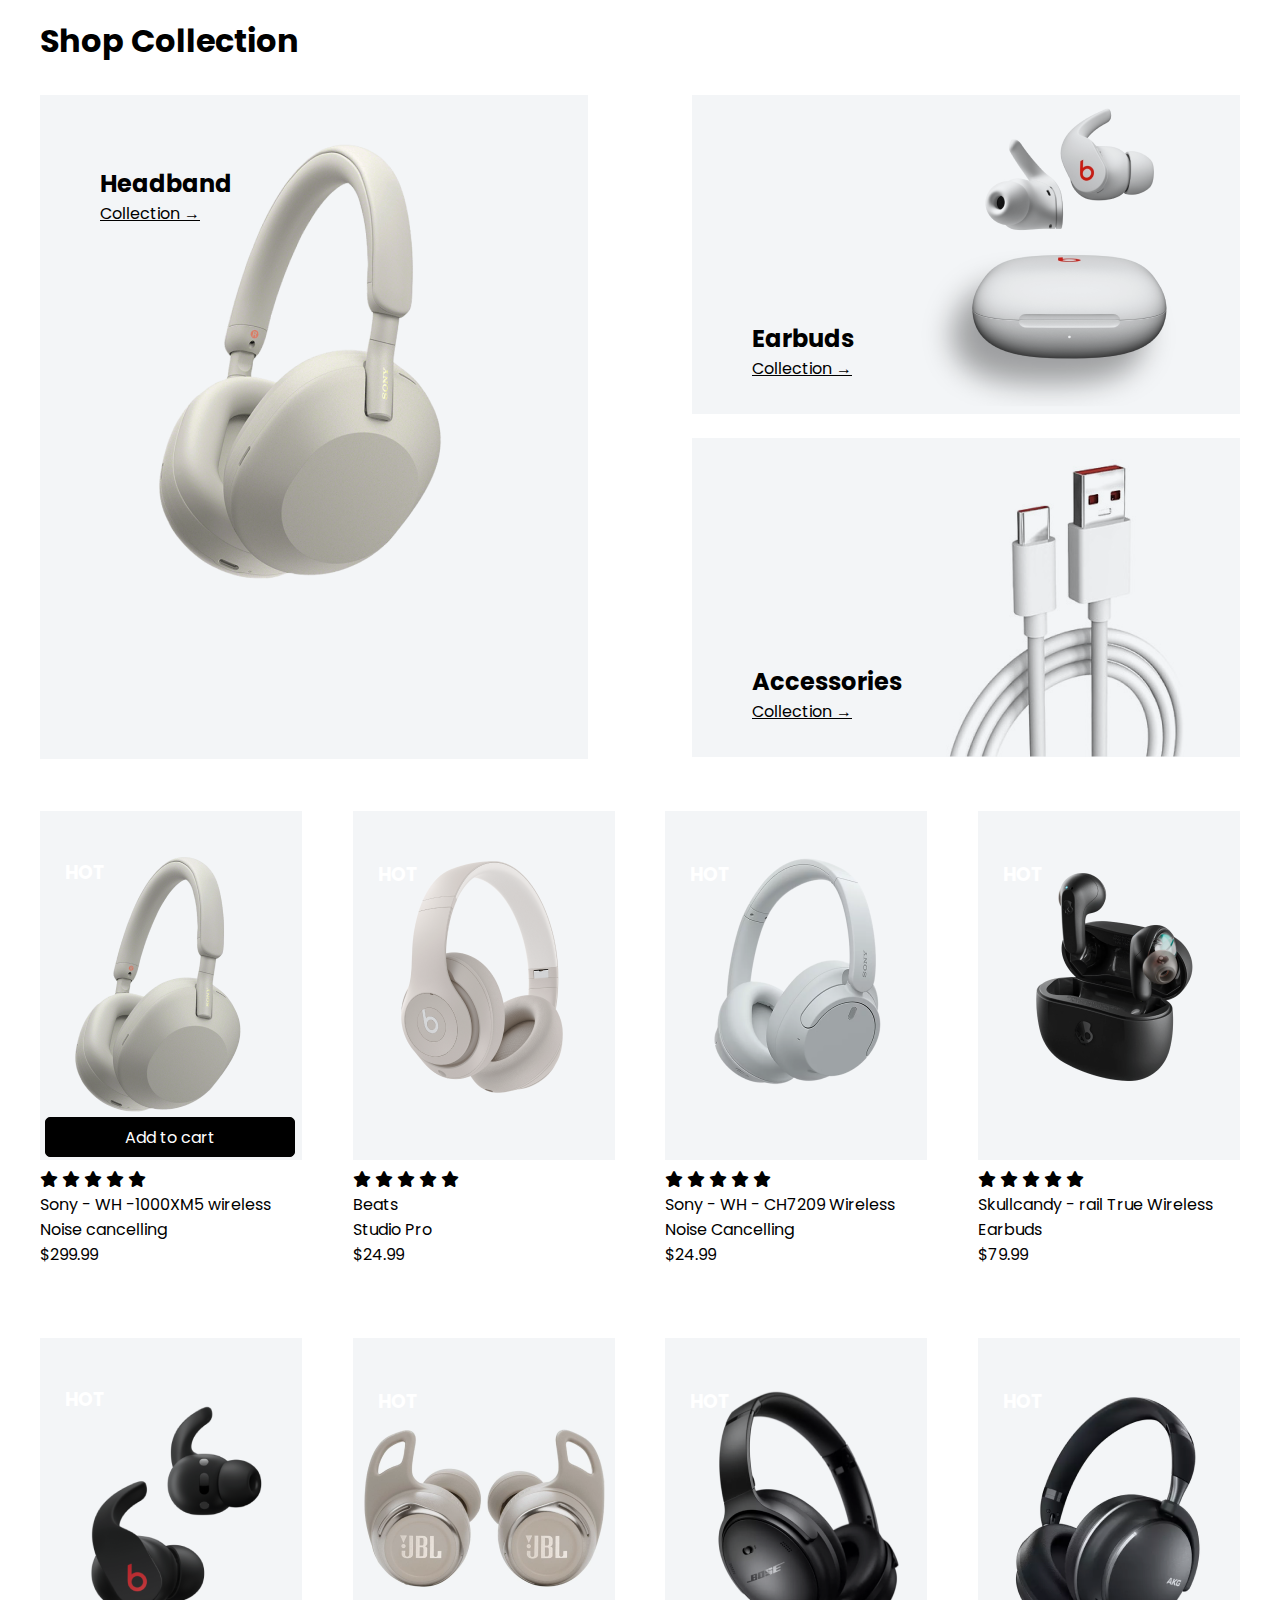
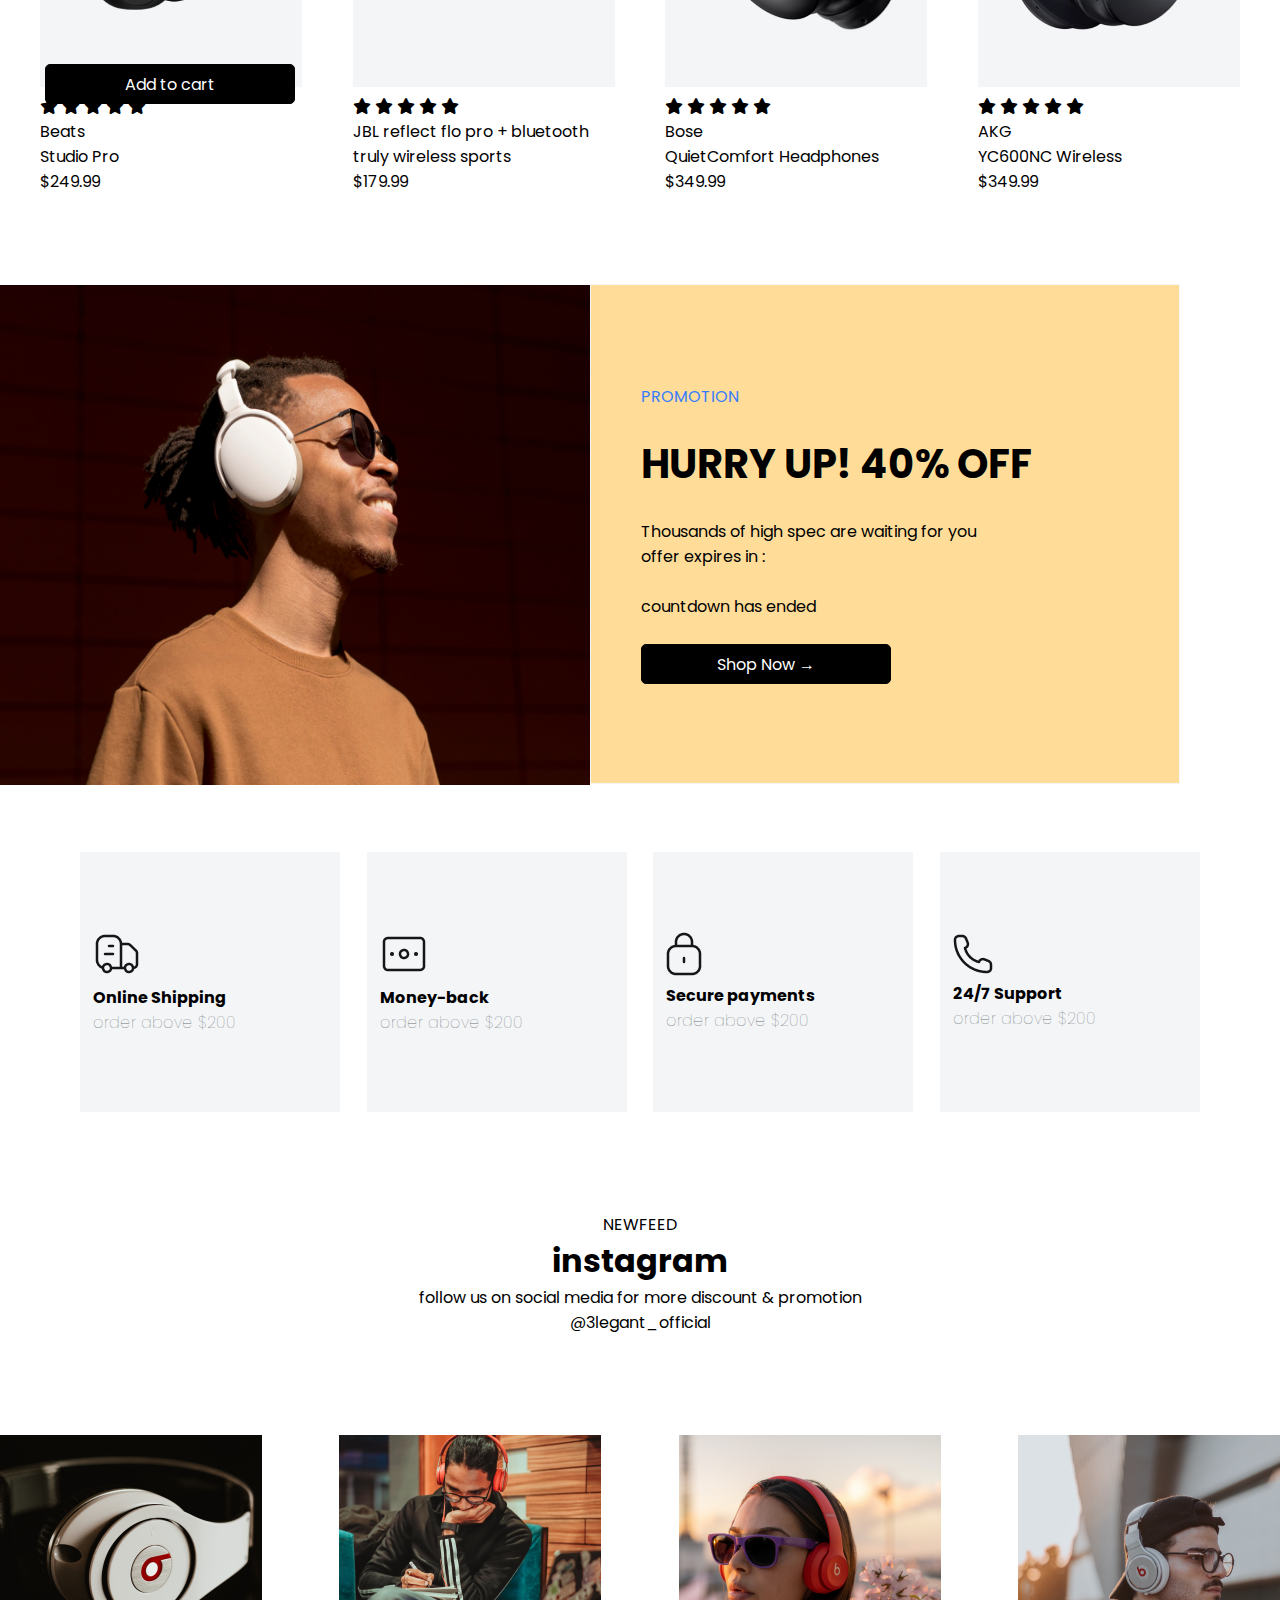
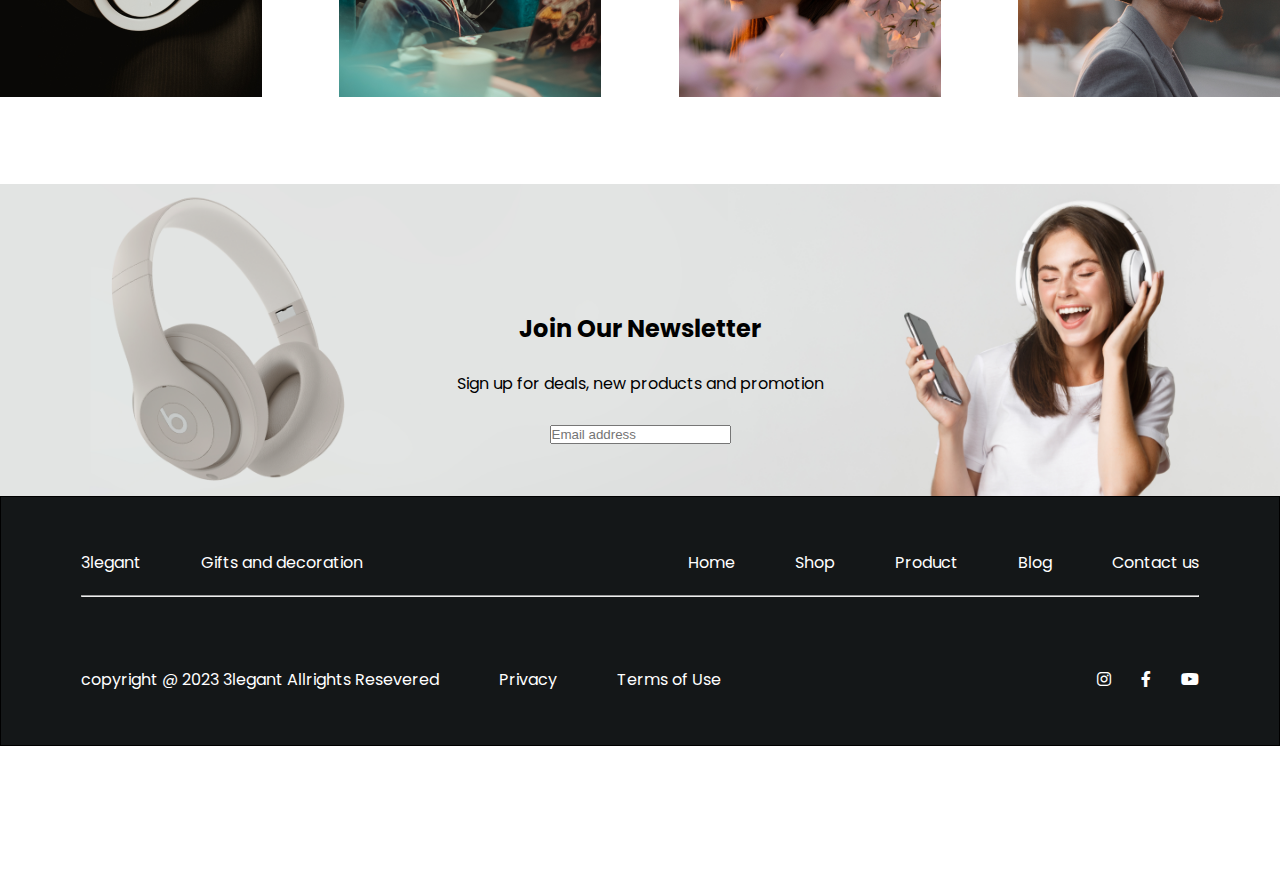
<file: pages/homepage2.html>
<!DOCTYPE html>
<html lang="en">

<head>
    <meta charset="UTF-8">
    <meta name="viewport" content="width=device-width, initial-scale=1.0">
    <!-- Font Awesome Icons -->
    <link rel="stylesheet" href="https://cdnjs.cloudflare.com/ajax/libs/font-awesome/6.0.0-beta3/css/all.min.css" />
    <!-- Google Fonts -->
    <link href="https://fonts.googleapis.com/css2?family=Poppins:wght@300;700&display=swap" rel="stylesheet" />
    <link rel="stylesheet" href="../css/homepage2.css">
    <title>3LEGANT |Home</title>
</head>

<body>
    <header>
        <div class="banner-container">
            <div class="banner">
                <p>
                    <i class="fa-solid fa-ticket"></i>
                    30% off storewide — Limited time!
                    <span>
                        <a href="">Shop Now</a>
                        <i class="fa-solid fa-arrow-right-long"></i>
                    </span>
                </p>
                <i class="fa-solid fa-xmark"></i>
            </div>
        </div>
        <div class="header">
            <a href="" class="logo">3legant.</a>
            <nav class="nav">
                <ul class="nav-links">
                    <li><a href="" class="nav-link">Home</a></li>
                    <li><a href="" class="nav-link">Shop</a></li>
                    <li><a href="./productpage01.html" class="nav-link">Product</a></li>
                    <li><a href="./contact.html" class="nav-link">Contact Us</a></li>
                </ul>
            </nav>
            <div class="search-cart">
                <form action="" class="search-bar">
                    <button type="submit" class="search-btn">
                        <i class="fa-solid fa-magnifying-glass"></i>
                    </button>
                </form>
                <i class="fa-solid fa-circle-user"></i>
                <i class="fa-solid fa-bag-shopping"></i>
            </div>
        </div>

    </header>
    <main>
        <section class="one">
            <img src="../assets/product 1.png" alt="" width="100%">
            <div class="section1">
                <h1 class="section-h1">Listen to <br> the <span> amazing</span> <br> music sound. </h1>
                <p class="section1-p">Experience music like never before</p>
                <br>
                <a href="">
                    <p class="shop">Shopping Now</p>
                </a>
            </div>
        </section>
        <section class="section2">
            <div>
                <img src="../assets/logo 01.png" alt="">
            </div>
            <div>
                <img src="../assets/logo 02.png" alt="">
            </div>
            <div>
                <img src="../assets/logo 03.png" alt="">
            </div>
            <div>
                <img src="../assets/logo 04.png" alt="">
            </div>
            <div>
                <img src="../assets/logo 05.png" alt="">
            </div>
            <div>
                <img src="../assets/product2.png" alt="">
            </div>
        </section>
        <section class="section3">
            <div>
                <h1 class="new">New <br> Arrivals</h1>
            </div>
            <div>
                . . .
            </div>
        </section>
        <section class="section4">
            <div>
                <img src="../assets/m.png" alt="">
                <div>

                    <i class="fa-solid fa-star"></i> <i class="fa-solid fa-star"></i>
                    <i class="fa-solid fa-star"></i> <i class="fa-solid fa-star"></i>
                    <i class="fa-solid fa-star"></i>
                    <p>Skull candy - crusher anc 2 <br> wireless headphones <br> $299.99</p>
                    <div class="fourth-aref">
                        <a href="./cart.html">
                            <p class="cart">Add to cart</p>
                        </a>
                    </div>

                    <div class="spec">
                        <div>
                            <h3 class="product">NEW</h3>
                        </div>
                        <div>
                            <!-- <h3 class="percentage">-50%</h3> -->
                        </div>
                    </div>

                </div>

            </div>
            <div>
                <img src="../assets/n.png" alt="">
                <div class="down">
                    <i class="fa-solid fa-star"></i> <i class="fa-solid fa-star"></i>
                    <i class="fa-solid fa-star"></i> <i class="fa-solid fa-star"></i>
                    <i class="fa-solid fa-star"></i>
                    <p>Beats <br> Studio pro <br> $394.99</p>
                    <div class="spec1">
                        <div>
                            <h3 class="product">NEW</h3>
                        </div>
                        <div>
                            <!-- <h3 class="percentage">-50%</h3> -->
                        </div>
                    </div>

                </div>

            </div>
            <div>
                <img src="../assets/v.png" alt="">
                <div class="down">
                    <i class="fa-solid fa-star"></i> <i class="fa-solid fa-star"></i>
                    <i class="fa-solid fa-star"></i> <i class="fa-solid fa-star"></i>
                    <i class="fa-solid fa-star"></i>
                    <p>Sony - WH - CH7209 wireless <br> Noise cancelling <br> $149.99</p>
                    <div class="spec1">
                        <div>
                            <h3 class="product">NEW</h3>
                        </div>
                        <div>
                            <!-- <h3 class="percentage">-50%</h3> -->
                        </div>
                    </div>

                </div>
            </div>
            <div>
                <img src="../assets/l.png" alt="">
                <div class="down">
                    <i class="fa-solid fa-star"></i> <i class="fa-solid fa-star"></i>
                    <i class="fa-solid fa-star"></i> <i class="fa-solid fa-star"></i>
                    <i class="fa-solid fa-star"></i>
                    <p>Skull candy - Rail true wireless <br>earbuds <br> $79.99</p>
                    <div class="spec1">
                        <div>
                            <h3 class="product">NEW</h3>
                        </div>
                        <div>
                            <!-- <h3 class="percentage">-50%</h3> -->
                        </div>
                    </div>

                </div>

            </div>
        </section>
        <section>
            <section class="section3">
                <div>
                    <h1 class="new">Shop Collection</h1>
                </div>

            </section>


        </section>
        <section class="section6">

            <div class="third-section1">
                <img src="../assets/b.png" alt="">
                <div class="aa">
                    <h2>Headband</h2>
                    <u>
                        <a href="">
                            <p class="shop1">Collection &rarr;</p>
                        </a>
                    </u>
                </div>
            </div>

            <div class="third-section2">
                <div class="third-sectiona">
                    <img src="../assets/j.png" alt="">
                    <div class="ab">
                        <h2>Earbuds</h2>
                        <u>
                            <a href="">
                                <p class="shop1">Collection &rarr;</p>
                            </a>
                        </u>
                    </div>

                </div>
                <div class="third-sectionb">
                    <img src="../assets/g.png" alt="">
                    <div class="ac">
                        <h2>Accessories</h2>
                        <u>
                            <a href="">
                                <p class="shop1">Collection &rarr;</p>
                            </a>
                        </u>
                    </div>
                </div>
            </div>

        </section>
        <section class="section7">
            <div>
                <img src="../assets/t.png" alt="">
                <div>
                    <i class="fa-solid fa-star"></i> <i class="fa-solid fa-star"></i>
                    <i class="fa-solid fa-star"></i> <i class="fa-solid fa-star"></i>
                    <i class="fa-solid fa-star"></i>
                    <p>Sony - WH -1000XM5 wireless <br> Noise cancelling<br> $299.99</p>
                    <div class="fourth-aref">
                        <a href="">
                            <p class="cart">Add to cart</p>
                        </a>
                    </div>
                    <div class="spec">
                        <div>
                            <h3 class="product">HOT</h3>
                        </div>
                        <div>
                            <!-- <h3 class="percentage">-50%</h3> -->
                        </div>
                    </div>

                </div>

            </div>
            <div>
                <img src="../assets/n.png" alt="">
                <div>
                    <i class="fa-solid fa-star"></i> <i class="fa-solid fa-star"></i>
                    <i class="fa-solid fa-star"></i> <i class="fa-solid fa-star"></i>
                    <i class="fa-solid fa-star"></i>
                    <p>Beats <br>Studio Pro <br> $24.99</p>
                    <div class="spec1">
                        <div>
                            <h3 class="product">HOT</h3>
                        </div>
                        <div>
                            <!-- <h3 class="percentage">-50%</h3> -->
                        </div>
                    </div>

                </div>

            </div>
            <div>
                <img src="../assets/v.png" alt="">
                <div>
                    <i class="fa-solid fa-star"></i> <i class="fa-solid fa-star"></i>
                    <i class="fa-solid fa-star"></i> <i class="fa-solid fa-star"></i>
                    <i class="fa-solid fa-star"></i>
                    <p>Sony - WH - CH7209 Wireless <br>Noise Cancelling<br> $24.99</p>
                    <div class="spec1">
                        <div>
                            <h3 class="product">HOT</h3>
                        </div>
                        <div>
                            <!-- <h3 class="percentage">-50%</h3> -->
                        </div>
                    </div>

                </div>
            </div>
            <div>
                <img src="../assets/l.png" alt="">
                <div>
                    <i class="fa-solid fa-star"></i> <i class="fa-solid fa-star"></i>
                    <i class="fa-solid fa-star"></i> <i class="fa-solid fa-star"></i>
                    <i class="fa-solid fa-star"></i>
                    <p>Skullcandy - rail True Wireless <br> Earbuds<br> $79.99</p>
                    <div class="spec1">
                        <div>
                            <h3 class="product">HOT</h3>
                        </div>
                        <div>
                            <!-- <h3 class="percentage">-50%</h3> -->
                        </div>
                    </div>

                </div>

            </div>
        </section>
        <section class="section8">
            <div>
                <img src="../assets/cg.png" alt="">
                <div>
                    <i class="fa-solid fa-star"></i> <i class="fa-solid fa-star"></i>
                    <i class="fa-solid fa-star"></i> <i class="fa-solid fa-star"></i>
                    <i class="fa-solid fa-star"></i>
                    <p>Beats <br> Studio Pro <br> $249.99</p>
                    <a href="">
                        <p class="cart">Add to cart</p>
                    </a>
                    <div class="spec">
                        <div>
                            <h3 class="product">HOT</h3>
                        </div>
                        <div>
                            <!-- <h3 class="percentage">-50%</h3> -->
                        </div>
                    </div>

                </div>

            </div>
            <div>
                <img src="../assets/ce.png" alt="">
                <div>
                    <i class="fa-solid fa-star"></i> <i class="fa-solid fa-star"></i>
                    <i class="fa-solid fa-star"></i> <i class="fa-solid fa-star"></i>
                    <i class="fa-solid fa-star"></i>
                    <p>JBL reflect flo pro + bluetooth <br> truly wireless sports <br> $179.99</p>
                    <div class="spec1">
                        <div>
                            <h3 class="product">HOT</h3>
                        </div>
                        <div>
                            <!-- <h3 class="percentage">-50%</h3> -->
                        </div>
                    </div>

                </div>

            </div>
            <div>
                <img src="../assets/cb.png" alt="">
                <div>
                    <i class="fa-solid fa-star"></i> <i class="fa-solid fa-star"></i>
                    <i class="fa-solid fa-star"></i> <i class="fa-solid fa-star"></i>
                    <i class="fa-solid fa-star"></i>
                    <p>Bose <br>QuietComfort Headphones <br> $349.99</p>
                    <div class="spec1">
                        <div>
                            <h3 class="product">HOT</h3>
                        </div>
                        <div>
                            <!-- <h3 class="percentage">-50%</h3> -->
                        </div>
                    </div>

                </div>
            </div>
            <div>
                <img src="../assets/ca.png" alt="">
                <div>
                    <i class="fa-solid fa-star"></i> <i class="fa-solid fa-star"></i>
                    <i class="fa-solid fa-star"></i> <i class="fa-solid fa-star"></i>
                    <i class="fa-solid fa-star"></i>
                    <p>AKG <br>YC600NC Wireless<br> $349.99</p>
                    <div class="spec1">
                        <div>
                            <h3 class="product">HOT</h3>
                        </div>
                        <div>
                            <!-- <h3 class="percentage">-50%</h3> -->
                        </div>
                    </div>

                </div>

            </div>
        </section>
        <section class="section9">
            <div class="right7">
                <img src="../assets/cc.png" alt="" width="590px" height="500px">
            </div>
            <div class="left7">

                <div class="left77">
                    <p class="p">PROMOTION</p>
                    <br>
                    <h2 class="p1">HURRY UP! 40% OFF</h2>
                    <br>
                    <p>Thousands of high spec are waiting for you<br>
                        offer expires in : </p>
                    <br>
                    <div class="countdown">
                        <div class="countbox-box">
                            <p id="days" class="box"></p>
                            <p class="name">Days</p>
                        </div>
                        <div class="countbox-box">
                            <p id="hours" class="box"></p>
                            <p class="name">Hours</p>
                        </div>
                        <div class="countbox-box">
                            <p id="minutes" class="box"></p>
                            <p class="name">Minutes</p>
                        </div>
                        <div class="countbox-box">
                            <p id="seconds" class="box"></p>
                            <p class="name">Seconds</p>
                        </div>
                    </div>
                    <br>
                    <u>
                        <a href="">
                            <p class="shop">Shop Now &rarr;</p>
                        </a>
                    </u>
                </div>
            </div>

        </section>
        <section class="sixth-section">
            <div>

                <a href="" class="six">
                    <div class="sixth">
                        <!-- <i class="fa-solid fa-truck fa-3x" style="color: black;"></i> -->
                        <img src="../assets/fast delivery.png" alt="">
                        <h4>Online Shipping</h4>
                        <p class="ash">order above $200</p>
                    </div>
                </a>


            </div>
            <div>
                <a href="" class="six">
                    <div class="sixth">
                        <!-- <i class="fa-solid fa-truck fa-3x" style="color: black;"></i> -->
                        <img src="../assets/money.png" alt="">
                        <h4>Money-back</h4>
                        <p class="ash">order above $200</p>
                    </div>
                </a>
            </div>
            <div>
                <a href="" class="six">
                    <div class="sixth">
                        <!-- <i class="fa-solid fa-truck fa-3x" style="color: black;"></i> -->
                        <img src="../assets/Vector.png" alt="">
                        <h4>Secure payments</h4>
                        <p class="ash">order above $200</p>
                    </div>
                </a>
            </div>
            <div>
                <a href="" class="six">
                    <div class="sixth">
                        <!-- <i class="fa-solid fa-phone fa-3x" style="color: aliceblue;"></i> -->
                        <img src="../assets/Rectangle 77.png" alt="">
                        <h4>24/7 Support</h4>
                        <p class="ash">order above $200</p>
                    </div>
                </a>
            </div>

        </section>
        <section>
            <div class="section10">
                <p>NEWFEED</p>
                <h1>instagram</h1>
                <p>follow us on social media for more discount & promotion</p>
                <p>@3legant_official</p>
            </div>
        </section>

        <section class="section11">
            <div class="pictures">
                <img src="../assets/oo.png" alt="">
            </div>
            <div class="pictures">
                <img src="../assets/op.png" alt="">
            </div>
            <div class="pictures">
                <img src="../assets/ox.png" alt="">
            </div>
            <div class="pictures">
                <img src="../assets/os.png" alt="">
            </div>
        </section>
        <section class="night-section">
            <div>
              <img src="../assets/ell.png" alt="" width="100%">
              <div class="place">
                <h2 class="p2">Join Our Newsletter</h2>
                <br>
                <p> Sign up for deals, new products and promotion </p>
                <br>
                <input type="text" placeholder="Email address" class="input">
              </div>
      
            </div>
          </section>

    </main>
    <footer class="elegant-footer">
        <div class="upsection">
          <div class="upleft">
            <div class="upleft">
              <a href="" class="a">3legant</a>
    
            </div>
            <div>
              <a href="" class="a">Gifts and decoration</a>
    
            </div>
          </div>
          <div class="upright">
            <div>
              <a href="" class="a">Home</a>
            </div>
            <div>
              <a href="" class="a">Shop</a>
            </div>
            <div>
              <a href="" class="a">Product</a>
            </div>
            <div>
              <a href="" class="a">Blog</a>
            </div>
            <div>
              <a href="" class="a">Contact us</a>
            </div>
          </div>
    
        </div>
        
        <hr>
       
        <div class="downsection">
          <div class="downleft">
            <div class="upleft">
              <p class="a" >copyright @ 2023 3legant Allrights Resevered</p>
            </div>
            <div class="left-a">
              <a href="" class="a">Privacy</a>
            </div>
            <div>
              <a href="" class="a">Terms of Use </a>
            </div>
           
          </div>
          <div class="downright">
            
            <div class="font-awesome">
              <div>
                <i class="fa-brands fa-instagram" style="color: white;"></i>
              </div>
              <div>
                <i class="fa-brands fa-facebook-f"  style="color: white;"></i>
              </div>
              <div>
                <i class="fa-brands fa-youtube" style="color: white;"></i>
              </div>
            </div>
          </div>
    
        </div>
    
    
      </footer>
    
    <script src="../js/homepage2.js"></script>
</body>
</file>
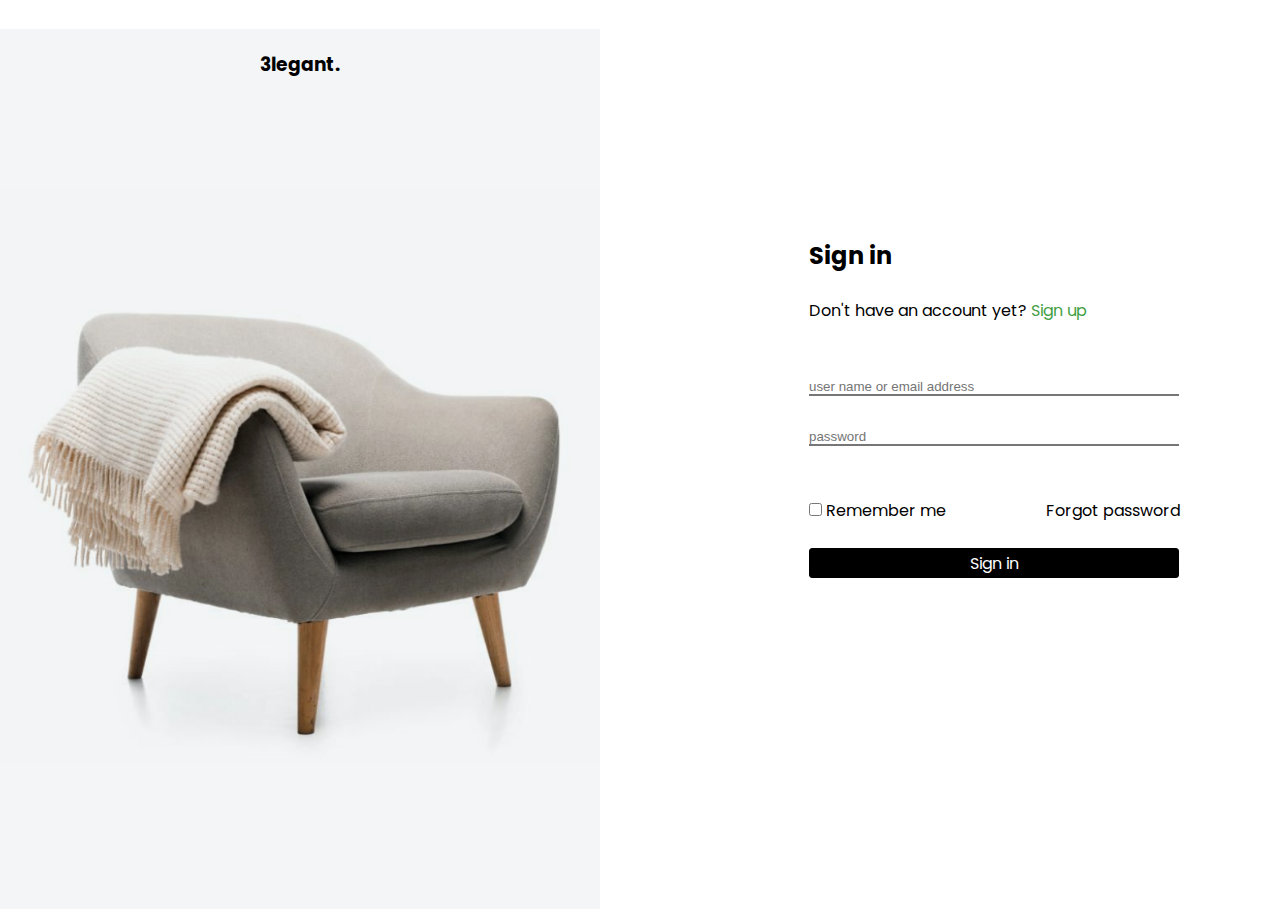
<file: pages/in.html>
<!DOCTYPE html>
<html lang="en">
<head>
    <meta charset="UTF-8">
    <meta name="viewport" content="width=device-width, initial-scale=1.0">
      <!-- Font Awesome Icons -->
   <link
   rel="stylesheet"
   href="https://cdnjs.cloudflare.com/ajax/libs/font-awesome/6.0.0-beta3/css/all.min.css"
   />
    <!-- Google Fonts -->
  <link
  href="https://fonts.googleapis.com/css2?family=Poppins:wght@600;700&display=swap"
  rel="stylesheet"
  />
  <link rel="stylesheet" href="../css/up.css">
 
    <title>Sign in</title>
</head>
<body>
    <section class="Sign-up">
        
        <div class="left-signup">
            <a href="../pages/Elegant.html"> <h3 class="middle">3legant.</h3></a>
           
            <img src="../assets/neww.png" alt="" width="600px">
        </div>

        <div class="right-signup">
            <form action="" method="post">
                <h2>Sign in</h2>
                <br>       
                 Don't have an account yet? <a href="../pages/up.html"><span class="Sign">Sign up</span></a>
                <br>
                <br>
                <label for=""></label>
                <br>
                <input  type="text" placeholder="user name or email address" class="text">
                <br>
                <br>
                <input type="password" placeholder="password" class="text">
                <br>
            
                <label for=""></label>
                <br>
                <br>
                <input type="checkbox" name="" id=""> Remember me &nbsp; &nbsp; &nbsp; &nbsp; &nbsp; &nbsp; &nbsp; &nbsp; &nbsp; 
                &nbsp; &nbsp; &nbsp;   <a href=""><span class="Terms">Forgot password</span></a>
                <br>
                <br>
                <a href=""><p class="button">Sign in</p></a>
                


            </form>
        </div>
    </section>
</body>
</html>
</file>
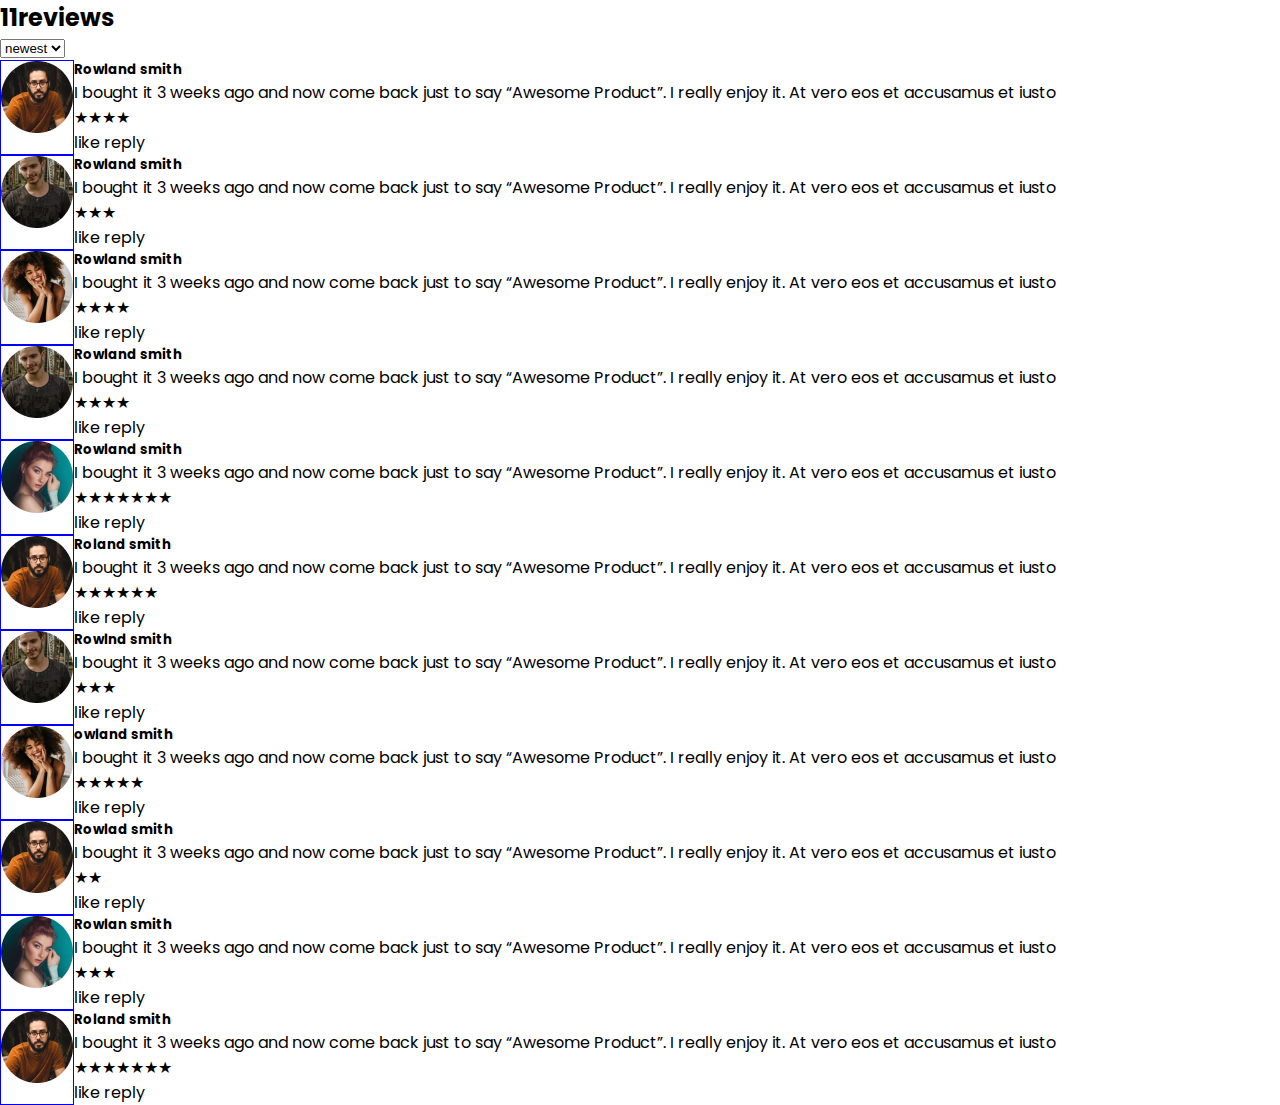
<file: pages/index1.html>
<!DOCTYPE html>
<html lang="en">

<head>
    <meta charset="UTF-8">
    <meta name="viewport" content="width=device-width, initial-scale=1.0">
    <!-- Font Awesome Icons -->
    <link rel="stylesheet" href="https://cdnjs.cloudflare.com/ajax/libs/font-awesome/6.0.0-beta3/css/all.min.css" />
    <!-- Google Fonts -->
    <link href="https://fonts.googleapis.com/css2?family=Poppins:wght@300;700&display=swap" rel="stylesheet" />
    <link rel="stylesheet" href="../css/index1.css">
    <title>Document</title>
</head>

<body>
    <section>
        <div class="review-top">
            <h2><span>11</span>reviews</h2>
            <select>
                <option value="new">newest</option>
                <option value="old">oldest</option>
            </select>
        </div>
        <div class="review-container" id="review-container">
            <!-- <div class="review">
            <div>
                <img src="../assets/1.0.png" alt="">
            </div>
            <div>
                <h5>Demo</h5>
                <p>Demotext</p>
                <span></span>
                <div>
                    <span>like</span>
                    <span>reply</span>
                </div>
            </div>
           </div> -->
        </div>
    </section>
    <script src="../js/index1.js"></script>
</body>

</html>
</file>
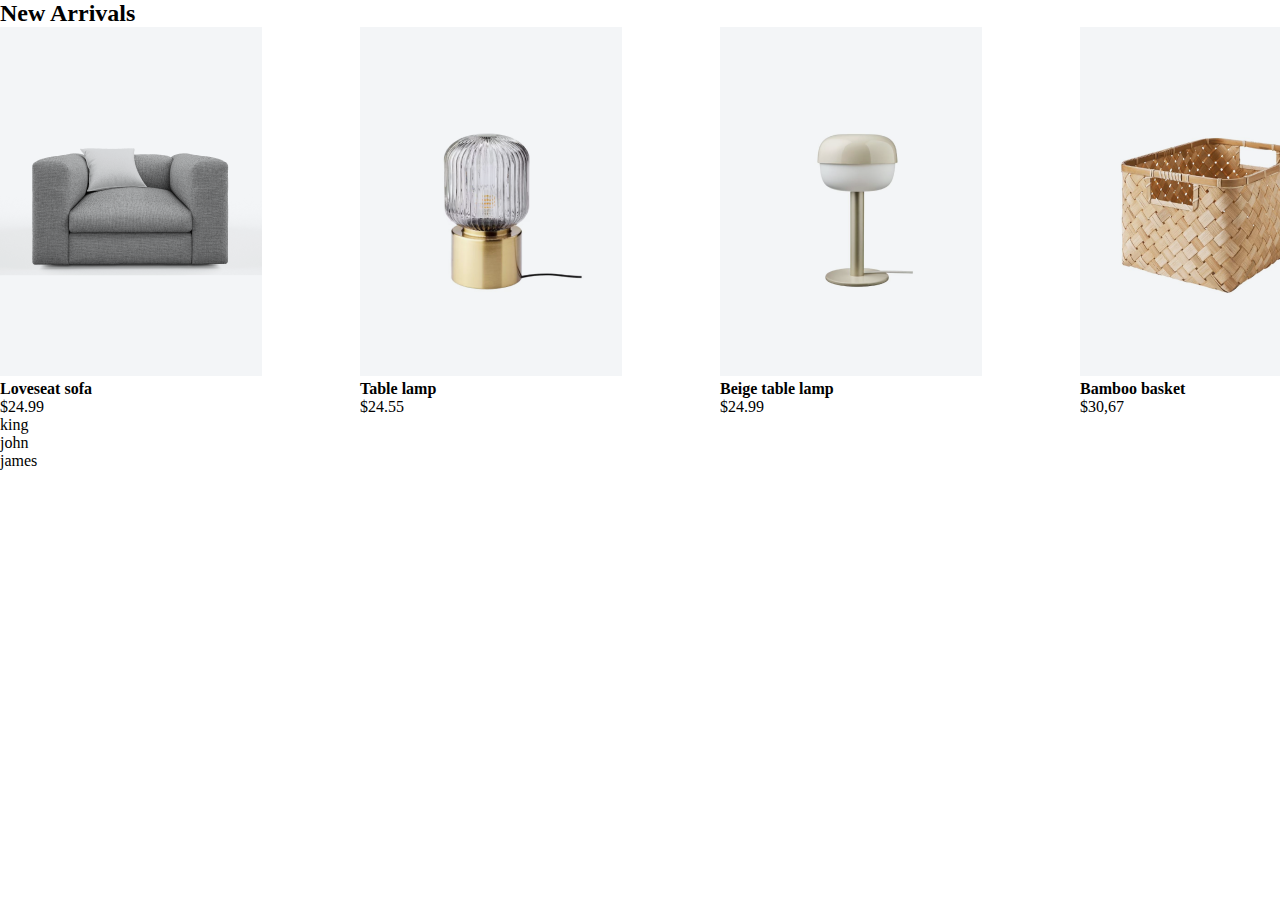
<file: pages/index2.html>
<!DOCTYPE html>
<html lang="en">
<head>
    <meta charset="UTF-8">
    <meta name="viewport" content="width=device-width, initial-scale=1.0">
    <title>Document</title>
    <link rel="stylesheet" href="../css/index2.css">
</head>
<body>
    <section>
        <h2>New Arrivals</h2>
        <div id="new">
            <!-- <div class="">
                <img src="" alt="" class="card-img">
                <h4 class="card-description">Air Jordan</h4>
                <p class="card-price">$450</p>

            </div> -->
        </div>
    </section>

    <ol id="student-list"></ol>
    <script src="../js/index2.js"></script>
</body>
</html>
</file>
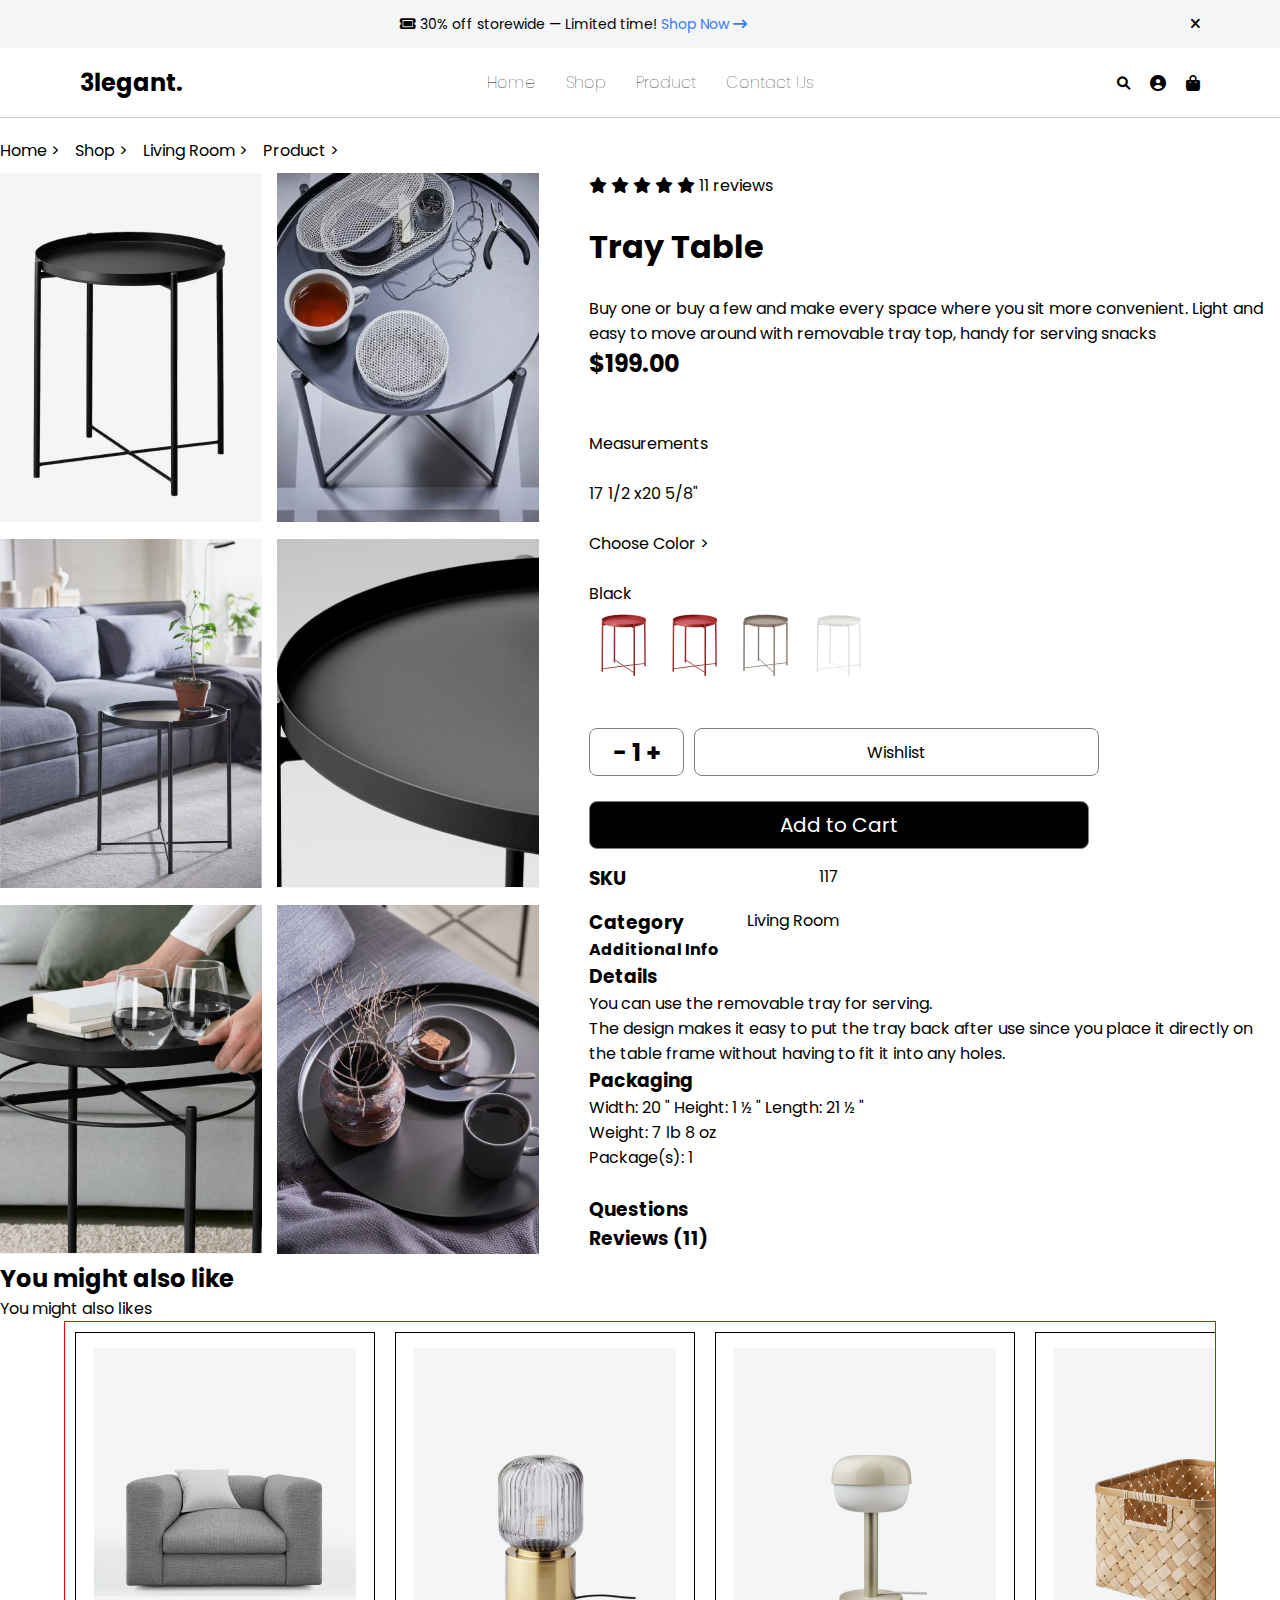
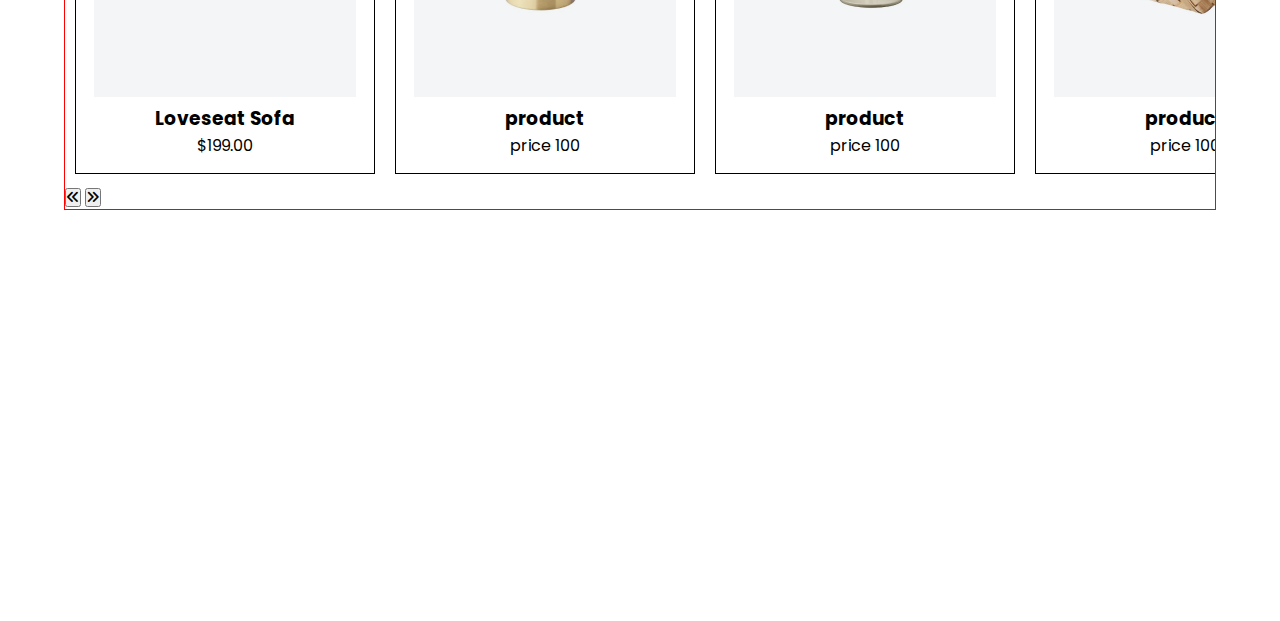
<file: pages/productpage.02.html>
<!DOCTYPE html>
<html lang="en">

<head>
    <meta charset="UTF-8">
    <meta name="viewport" content="width=device-width, initial-scale=1.0">
    <!-- Font Awesome Icons -->
    <link rel="stylesheet" href="https://cdnjs.cloudflare.com/ajax/libs/font-awesome/6.0.0-beta3/css/all.min.css" />
    <!-- Google Fonts -->
    <link href="https://fonts.googleapis.com/css2?family=Poppins:wght@300;700&display=swap" rel="stylesheet" />
    <link rel="stylesheet" href="../css/productpage02.css">
    <title>Document</title>
</head>

<body>
    <header>
        <div class="banner-container">
            <div class="banner">
                <p>
                    <i class="fa-solid fa-ticket"></i>
                    30% off storewide — Limited time!
                    <span>
                        <a href="">Shop Now</a>
                        <i class="fa-solid fa-arrow-right-long" style="color: #377DFF;"></i>
                    </span>
                </p>
                <i class="fa-solid fa-xmark"></i>
            </div>
        </div>
        <div class="header">
            <a href="" class="logo">3legant.</a>
            <nav class="nav">
                <ul class="nav-links">
                    <li><a href="" class="nav-link">Home</a></li>
                    <li><a href="" class="nav-link">Shop</a></li>
                    <li><a href="" class="nav-link">Product</a></li>
                    <li><a href="" class="nav-link">Contact Us</a></li>
                </ul>
            </nav>
            <div class="search-cart">
                <form action="" class="search-bar">
                    <button type="submit" class="search-btn">
                        <i class="fa-solid fa-magnifying-glass"></i>
                    </button>
                </form>
                <i class="fa-solid fa-circle-user"></i>
                <i class="fa-solid fa-bag-shopping"></i>
            </div>
        </div>
    </header>
    <main>
        <section class="section-product1a">
            <div>
                <a href="">
                    <p class="aref">Home ></p>
                </a>
            </div>
            <div>
                <a href="">
                    <p class="aref">Shop ></p>
                </a>
            </div>
            <div>
                <a href="">
                    <p class="aref">Living Room ></p>
                </a>
            </div>
            <div>
                <a href="">
                    <p class="aref">Product ></p>
                </a>
            </div>

        </section>

        <section class="section-product2a">
            <div class="left-product2a">
                <div class="left-p">
                    <div class="margin">
                        <img src="../assets/product3a.png" alt="">
                    </div>
                    <div class="margin">
                        <img src="../assets/product3b.png" alt="">
                    </div>
                    <div class="margin">
                        <img src="../assets/product3c.png" alt="">
                    </div>

                </div>
                <div class="right-p">
                    <div class="margin">
                        <img src="../assets/product3d.png" alt="">
                    </div>
                    <div class="margin">
                        <img src="../assets/product3e.png" alt="">
                    </div>
                    <div class="margin">
                        <img src="../assets/product3f.png" alt="">
                    </div>

                </div>


            </div>
            <div class="right-product2a">
                <div>
                    <i class="fa-solid fa-star"></i> <i class="fa-solid fa-star"></i>
                    <i class="fa-solid fa-star"></i> <i class="fa-solid fa-star"></i>
                    <i class="fa-solid fa-star"></i> 11 reviews
                </div>
                <br>


                <h1>Tray Table</h1>
                <br>
                <p>
                    Buy one or buy a few and make every space where you sit more
                    convenient. Light and easy to move around with removable
                    tray top, handy for serving snacks
                </p>
                <h2>$199.00</h2>
                <br>

                <p>


                    <br>
                <p>Measurements</p>
                <br>
                <p>17 1/2 x20 5/8"</p>
                <br>
                <p>Choose Color ></p>
                <br>
                <p>Black</p>
                <div class="product22">
                    <img src="../assets/product2b.png" alt="">
                    <img src="../assets/product2b.png" alt="">
                    <img src="../assets/product2c.png" alt="">
                    <img src="../assets/product2d.png" alt="">

                </div>
                <br>
                <br>

                <div class="right-product">
                    <div>
                        <h2 class="r-p">- 1 + </h2>
                    </div>
                    <div>
                        <a href="">
                            <p class="r-r">Wishlist</p>
                        </a>
                    </div>
                </div>
                <br>


                <a href="">
                    <p class="r-c">Add to Cart</p>
                </a>

                <div class="writeup">
                    <h3>SKU</h3>
                    <p>117</p>
                </div>
                <div class="writeup">
                    <h3>Category</h3>
                    <p>Living Room</p>
                </div>
                <div>
                    <h4>Additional Info</h4>

                    <h3>Details</h3>
                    <p>
                        You can use the removable tray for serving. <br>
                        The design makes it easy to put the tray back after use since you place it directly on the table
                        frame without having to fit it into any holes.
                    </p>

                    <h3>Packaging</h3>
                    <p>Width: 20 " Height: 1 ½ " Length: 21 ½ " <br>
                        Weight: 7 lb 8 oz <br>
                        Package(s): 1
                    </p>
                </div>
                <br>
                <div>
                    <h3>Questions</h3>
                    <h3>Reviews (11)</h3>
                </div>
            </div>

        </section>

        <section>
            <div>
                <h2>You might also like</h2>
            </div>

            <div>
                <p>You might also likes</p>
            </div>

        </section>
        <section class="trump">
            <div class="slider-container">
                <div class="slider">
                    <div class="product-card">
                        <img src="../assets/k.png" alt="">

                        <h3>Loveseat Sofa</h3>
                        <p>$199.00</p>
                    </div>
                    <div class="product-card">
                        <img src="../assets/y.png" alt="">
                        <h3>product</h3>
                        <p>price 100</p>
                    </div>
                    <div class="product-card">
                        <img src="../assets/q.png" alt="">
                        <h3>product</h3>
                        <p>price 100</p>
                    </div>
                    <div class="product-card">
                        <img src="../assets/4.png" alt="">
                        <h3>product</h3>
                        <p>price 100</p>
                    </div>
                    <div class="product-card">
                        <img src="../assets/ce.png" alt="">
                        <h3>product</h3>
                        <p>price 100</p>
                    </div>

                </div>


                <div class="relative">
                    <button onclick="slideLeft()">
                        <i class="fa-solid fa-angles-left"></i>
                    </button>
                    <button onclick="slideRight()">
                        <i class="fa-solid fa-angles-right"></i>
                    </button>
                </div>

            </div>
        </section>



    </main>
    <script src="../js/productpage02.js"></script>
</body>


</html>
</file>
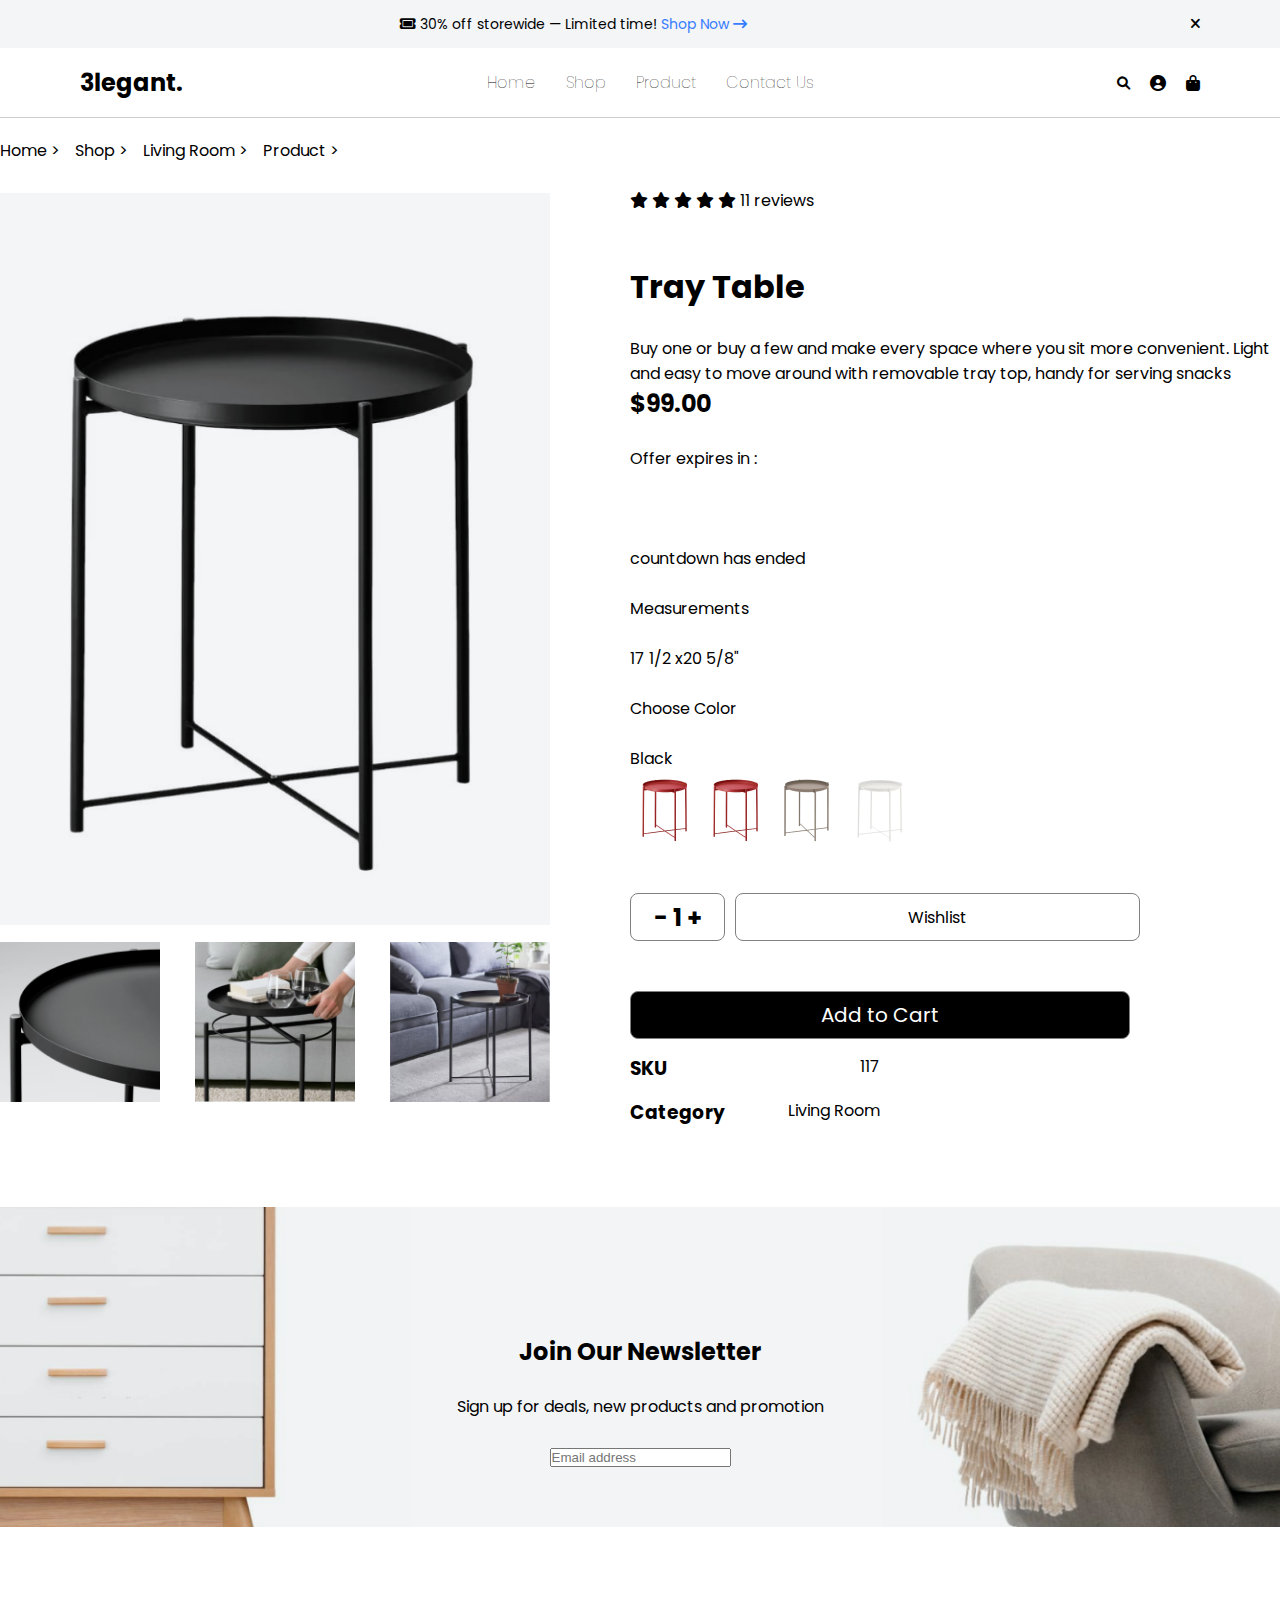
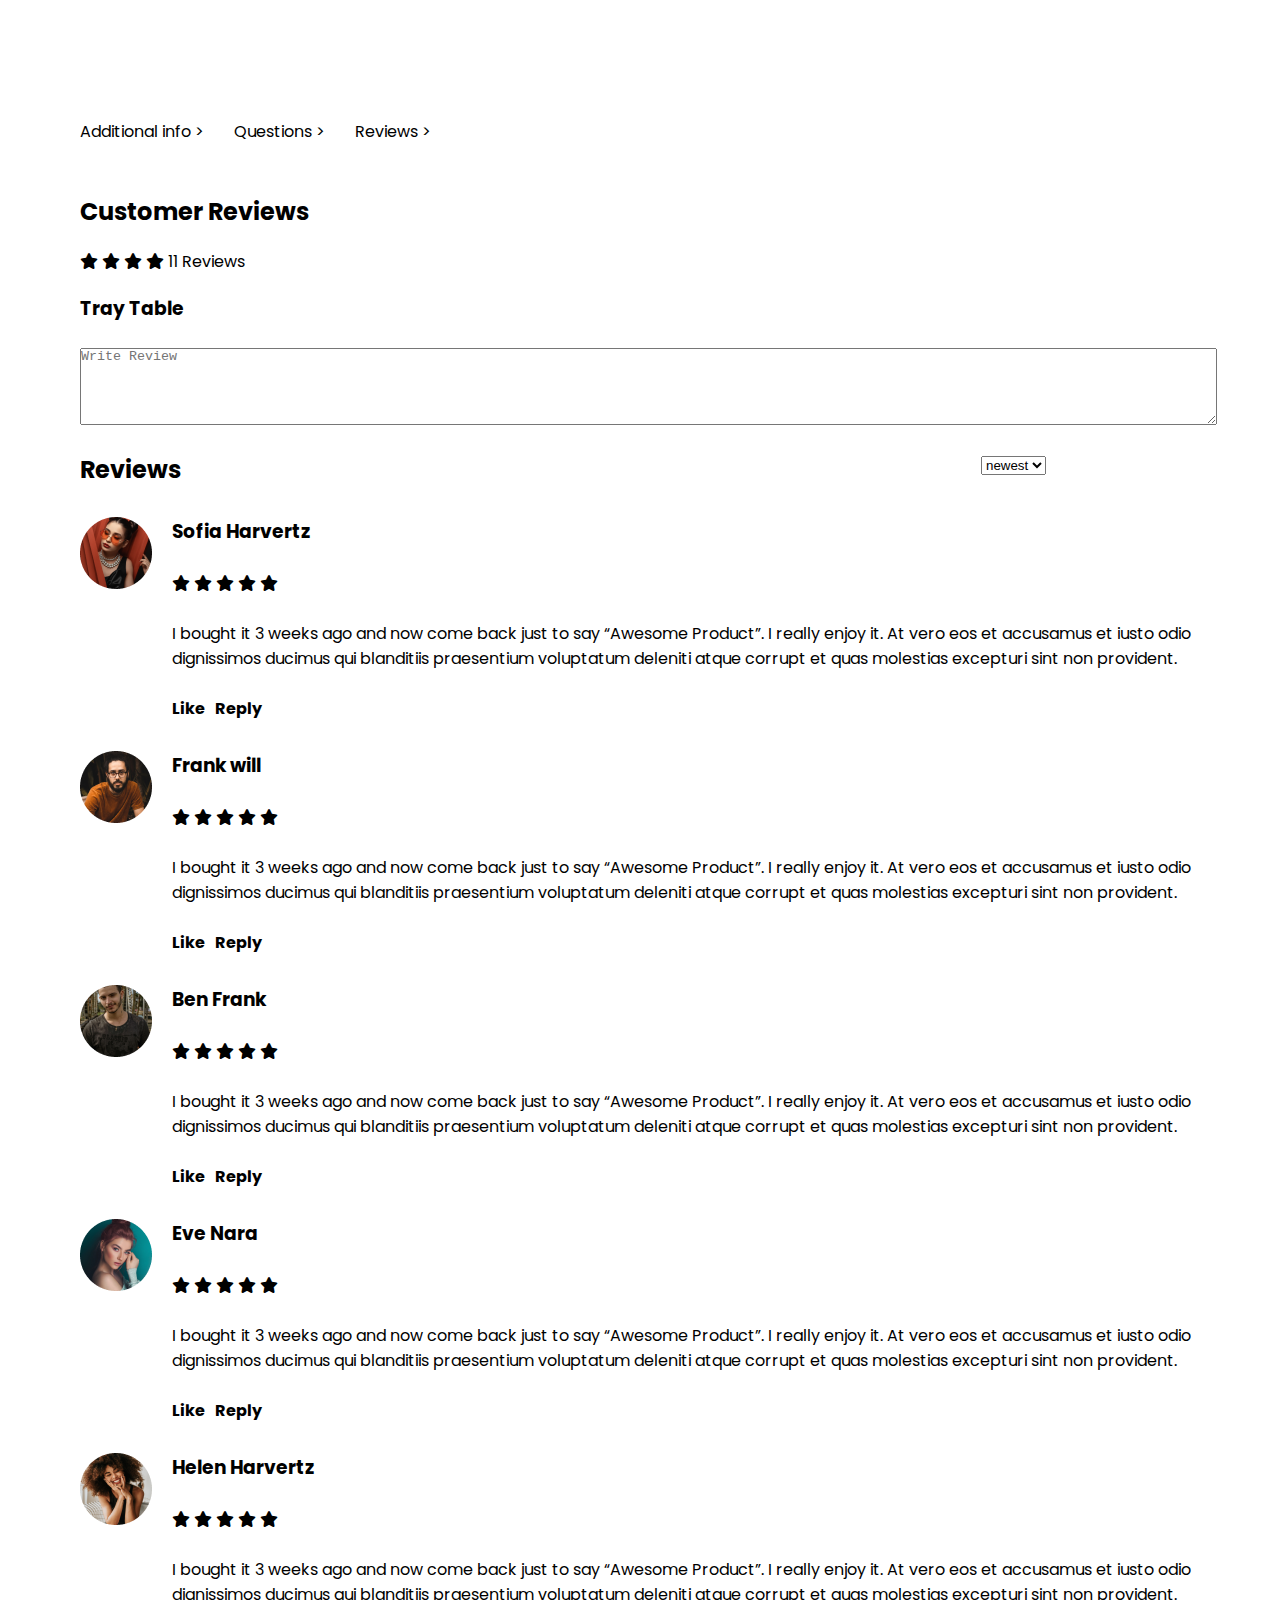
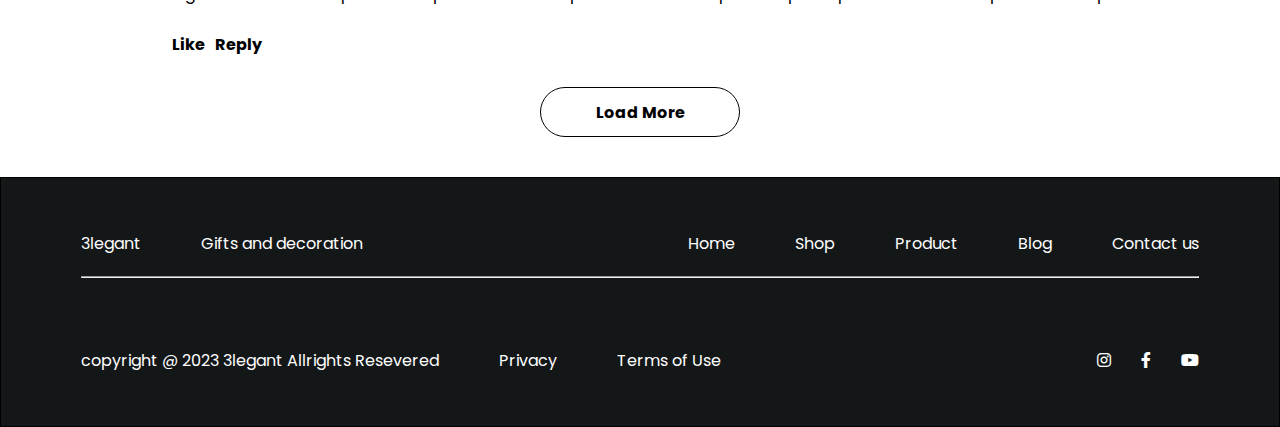
<file: pages/productpage01.html>
<!DOCTYPE html>
<html lang="en">

<head>
    <meta charset="UTF-8">
    <meta name="viewport" content="width=device-width, initial-scale=1.0">
    <!-- Font Awesome Icons -->
    <link rel="stylesheet" href="https://cdnjs.cloudflare.com/ajax/libs/font-awesome/6.0.0-beta3/css/all.min.css" />
    <!-- Google Fonts -->
    <link href="https://fonts.googleapis.com/css2?family=Poppins:wght@300;700&display=swap" rel="stylesheet" />
    <link rel="stylesheet" href="../css/productpage01.css">
    <title>Document</title>
</head>

<body>

    <body>
        <header>
            <div class="banner-container">
                <div class="banner">
                    <p>
                        <i class="fa-solid fa-ticket"></i>
                        30% off storewide — Limited time!
                        <span>
                            <a href="">Shop Now</a>
                            <i class="fa-solid fa-arrow-right-long" style="color: #377DFF;"></i>
                        </span>
                    </p>
                    <i class="fa-solid fa-xmark"></i>
                </div>
            </div>
            <div class="header">
                <a href="" class="logo">3legant.</a>
                <nav class="nav">
                    <ul class="nav-links">
                        <li><a href="../pages/homepage2.html" class="nav-link">Home</a></li>
                        <li><a href="../pages/shop01.html" class="nav-link">Shop</a></li>
                        <li><a href="../pages/productpage01.html" class="nav-link">Product</a></li>
                        <li><a href="../pages/contact.html" class="nav-link">Contact Us</a></li>
                    </ul>
                </nav>
                <div class="search-cart">
                    <form action="" class="search-bar">
                        <button type="submit" class="search-btn">
                            <i class="fa-solid fa-magnifying-glass"></i>
                        </button>
                    </form>
                    <i class="fa-solid fa-circle-user"></i>
                    <i class="fa-solid fa-bag-shopping"></i>
                </div>
            </div>
        </header>
        <main>
            <section class="section-product1">
                <div>
                    <a href="">
                        <p class="aref">Home ></p>
                    </a>
                </div>
                <div>
                    <a href="">
                        <p class="aref">Shop ></p>
                    </a>
                </div>
                <div>
                    <a href="">
                        <p class="aref">Living Room ></p>
                    </a>
                </div>
                <div>
                    <a href="">
                        <p class="aref">Product ></p>
                    </a>
                </div>

            </section>

            <section class="section-product2">
                <div>
                    <div class="one">
                        <img src="../assets/product11.png" alt="" width="550px">
                    </div>
                    <div class="product1">
                        <img src="../assets/product1a.png" alt="">
                        <img src="../assets/product1c.png" alt="">
                        <img src="../assets/product1d.png" alt="">
                    </div>
                </div>
                <div class="product2">
                    <div>
                        <i class="fa-solid fa-star"></i> <i class="fa-solid fa-star"></i>
                        <i class="fa-solid fa-star"></i> <i class="fa-solid fa-star"></i>
                        <i class="fa-solid fa-star"></i> 11 reviews
                    </div>
                    <br>
                    <br>


                    <h1>Tray Table</h1>
                    <br>
                    <p>
                        Buy one or buy a few and make every space where you sit more
                        convenient. Light and easy to move around with removable
                        tray top, handy for serving snacks
                    </p>
                    <h2>$99.00</h2>
                    <br>

                    <p>
                        Offer expires in :
                    </p>
                    <br>
                    <br>
                    <br>


                    <div class="countdown">
                        <div class="countbox-box">
                            <p id="days" class="box"></p>
                            <p class="name">Days</p>
                        </div>
                        <div class="countbox-box">
                            <p id="hours" class="box"></p>
                            <p class="name">Hours</p>
                        </div>
                        <div class="countbox-box">
                            <p id="minutes" class="box"></p>
                            <p class="name">Minutes</p>
                        </div>
                        <div class="countbox-box">
                            <p id="seconds" class="box"></p>
                            <p class="name">Seconds</p>
                        </div>
                    </div>
                    <br>
                    <p>Measurements</p>
                    <br>
                    <p>17 1/2 x20 5/8"</p>
                    <br>
                    <p>Choose Color</p>
                    <br>
                    <p>Black</p>
                    <div class="product22">
                        <img src="../assets/product2b.png" alt="">
                        <img src="../assets/product2b.png" alt="">
                        <img src="../assets/product2c.png" alt="">
                        <img src="../assets/product2d.png" alt="">

                    </div>
                    <br>
                    <br>

                    <div class="right-product">
                        <div>
                            <h2 class="r-p">- 1 + </h2>
                        </div>
                        <div>
                            <a href="">
                                <p class="r-r">Wishlist</p>
                            </a>
                        </div>
                    </div>
                    <br>
                    <br>

                    <a href="">
                        <p class="r-c">Add to Cart</p>
                    </a>

                    <div class="writeup">
                        <h3>SKU</h3>
                        <p>117</p>
                    </div>
                    <div class="writeup">
                        <h3>Category</h3>
                        <p>Living Room</p>
                    </div>
                </div>








            </section>

            <section class="night-section">
                <div>
                  <img src="../assets/1.4.png" alt="" width="100%">
                  <div class="place">
                    <h2 class="p2">Join Our Newsletter</h2>
                    <br>
                    <p> Sign up for deals, new products and promotion </p>
                    <br>
                    <input type="text" placeholder="Email address" class="input">
                  </div>
          
                </div>
              </section>
            <section class="section-product3">
                <div>
                    <a href="">
                        <p class="black">Additional info ></p>
                    </a>
                </div>
                <div>
                    <a href="">
                        <p class="black">Questions ></p>
                    </a>
                </div>
                <div>
                    <a href="">
                        <p class="black">Reviews ></p>
                    </a>
                </div>
            </section>

            <section class="section-product4">
                <h2>Customer Reviews</h2>

            </section>

 

            <section class="section-product5">
                <div>
                    <i class="fa-solid fa-star"></i> <i class="fa-solid fa-star"></i>
                    <i class="fa-solid fa-star"></i> <i class="fa-solid fa-star"></i>
                    11 Reviews
                </div>

            </section>
            <section class="section-product6">
                <label for="">
                    <h3>Tray Table</h3>
                </label>
                <br>
                <textarea name="" id="" cols="140" rows="5" placeholder="Write Review"></textarea>
            </section>

            <section class="section-product7">
                <div>
                    <h2>Reviews</h2>
                </div>
                <div>
                    <select>
                        <option value="" class="newest">newest</option>
                    </select>
                </div>

            </section>
            

            <section class="section-product8">
                <div>
                    <img src="../assets/avatar_placeholder.png" alt="">
                </div>
                <div class="profile-review">
                    <h3>Sofia Harvertz</h3>
                    <br>
                    <div>
                        <i class="fa-solid fa-star"></i> <i class="fa-solid fa-star"></i>
                        <i class="fa-solid fa-star"></i> <i class="fa-solid fa-star"></i>
                        <i class="fa-solid fa-star"></i>
                    </div>
                    <br>
                    <div>
                        <p>I bought it 3 weeks ago and now come back just to say “Awesome Product”. I really enjoy it.
                            At vero eos et accusamus et iusto odio <br>
                            dignissimos ducimus qui blanditiis praesentium voluptatum deleniti atque corrupt et quas
                            molestias excepturi sint non provident.</p>
                    </div>
                    <br>

                    <div class="like-reply">
                        <div>
                            <a href="">
                                <p class="black">Like</p>
                            </a>
                        </div>
                        <div>
                            <a href="">
                                <p class="black">Reply</p>
                            </a>
                        </div>
                    </div>

                </div>
            </section>
            <section class="section-product8">
                <div>
                    <img src="../assets/avatar_placeholder (1).png" alt="">
                </div>
                <div class="profile-review">
                    <h3>Frank will</h3>
                    <br>
                    <div>
                        <i class="fa-solid fa-star"></i> <i class="fa-solid fa-star"></i>
                        <i class="fa-solid fa-star"></i> <i class="fa-solid fa-star"></i>
                        <i class="fa-solid fa-star"></i>
                    </div>
                    <br>
                    <div>
                        <p>I bought it 3 weeks ago and now come back just to say “Awesome Product”. I really enjoy it.
                            At vero eos et accusamus et iusto odio <br>
                            dignissimos ducimus qui blanditiis praesentium voluptatum deleniti atque corrupt et quas
                            molestias excepturi sint non provident.</p>
                    </div>
                    <br>

                    <div class="like-reply">
                        <div>
                            <a href="">
                                <p class="black">Like</p>
                            </a>
                        </div>
                        <div>
                            <a href="">
                                <p class="black">Reply</p>
                            </a>
                        </div>
                    </div>

                </div>
            </section>
            <section class="section-product8">
                <div>
                    <img src="../assets/avatar_placeholder (2).png" alt="">
                </div>
                <div class="profile-review">
                    <h3>Ben Frank</h3>
                    <br>
                    <div>
                        <i class="fa-solid fa-star"></i> <i class="fa-solid fa-star"></i>
                        <i class="fa-solid fa-star"></i> <i class="fa-solid fa-star"></i>
                        <i class="fa-solid fa-star"></i>
                    </div>
                    <br>
                    <div>
                        <p>I bought it 3 weeks ago and now come back just to say “Awesome Product”. I really enjoy it.
                            At vero eos et accusamus et iusto odio <br>
                            dignissimos ducimus qui blanditiis praesentium voluptatum deleniti atque corrupt et quas
                            molestias excepturi sint non provident.</p>
                    </div>
                    <br>

                    <div class="like-reply">
                        <div>
                            <a href="">
                                <p class="black">Like</p>
                            </a>
                        </div>
                        <div>
                            <a href="">
                                <p class="black">Reply</p>
                            </a>
                        </div>
                    </div>

                </div>
            </section>
            <section class="section-product8">
                <div>
                    <img src="../assets/avatar_placeholder (3).png" alt="">
                </div>
                <div class="profile-review">
                    <h3>Eve Nara</h3>
                    <br>
                    <div>
                        <i class="fa-solid fa-star"></i> <i class="fa-solid fa-star"></i>
                        <i class="fa-solid fa-star"></i> <i class="fa-solid fa-star"></i>
                        <i class="fa-solid fa-star"></i>
                    </div>
                    <br>
                    <div>
                        <p>I bought it 3 weeks ago and now come back just to say “Awesome Product”. I really enjoy it.
                            At vero eos et accusamus et iusto odio <br>
                            dignissimos ducimus qui blanditiis praesentium voluptatum deleniti atque corrupt et quas
                            molestias excepturi sint non provident.</p>
                    </div>
                    <br>

                    <div class="like-reply">
                        <div>
                            <a href="">
                                <p class="black">Like</p>
                            </a>
                        </div>
                        <div>
                            <a href="">
                                <p class="black">Reply</p>
                            </a>
                        </div>
                    </div>

                </div>
            </section>
            <section class="section-product8">
                <div>
                    <img src="../assets/avatar_placeholder (4).png" alt="">
                </div>
                <div class="profile-review">
                    <h3>Helen Harvertz</h3>
                    <br>
                    <div>
                        <i class="fa-solid fa-star"></i> <i class="fa-solid fa-star"></i>
                        <i class="fa-solid fa-star"></i> <i class="fa-solid fa-star"></i>
                        <i class="fa-solid fa-star"></i>
                    </div>
                    <br>
                    <div>
                        <p>I bought it 3 weeks ago and now come back just to say “Awesome Product”. I really enjoy it.
                            At vero eos et accusamus et iusto odio <br>
                            dignissimos ducimus qui blanditiis praesentium voluptatum deleniti atque corrupt et quas
                            molestias excepturi sint non provident.</p>
                    </div>
                    <br>

                    <div class="like-reply">
                        <div>
                            <a href="">
                                <p class="black">Like</p>
                            </a>
                        </div>
                        <div>
                            <a href="">
                                <p class="black">Reply</p>
                            </a>
                        </div>
                    </div>

                </div>
            </section>


            <section class="section-product9">
                <a href="">
                    <p class="like">Load More</p>
                </a>
            </section>

        </main>
        <footer class="elegant-footer">
            <div class="upsection">
              <div class="upleft">
                <div class="upleft">
                  <a href="" class="a">3legant</a>
        
                </div>
                <div>
                  <a href="" class="a">Gifts and decoration</a>
        
                </div>
              </div>
              <div class="upright">
                <div>
                  <a href="" class="a">Home</a>
                </div>
                <div>
                  <a href="" class="a">Shop</a>
                </div>
                <div>
                  <a href="" class="a">Product</a>
                </div>
                <div>
                  <a href="" class="a">Blog</a>
                </div>
                <div>
                  <a href="" class="a">Contact us</a>
                </div>
              </div>
        
            </div>
        
            <hr>
        
            <div class="downsection">
              <div class="downleft">
                <div class="upleft">
                  <p class="a">copyright @ 2023 3legant Allrights Resevered</p>
                </div>
                <div class="left-a">
                  <a href="" class="a">Privacy</a>
                </div>
                <div>
                  <a href="" class="a">Terms of Use </a>
                </div>
        
              </div>
              <div class="downright">
        
                <div class="font-awesome">
                  <div>
                    <i class="fa-brands fa-instagram" style="color: white;"></i>
                  </div>
                  <div>
                    <i class="fa-brands fa-facebook-f" style="color: white;"></i>
                  </div>
                  <div>
                    <i class="fa-brands fa-youtube" style="color: white;"></i>
                  </div>
                </div>
              </div>
        
            </div>
        
        
          </footer>
        <script src="../js/productpage01.js"></script>
    </body>
    

</html>
</file>
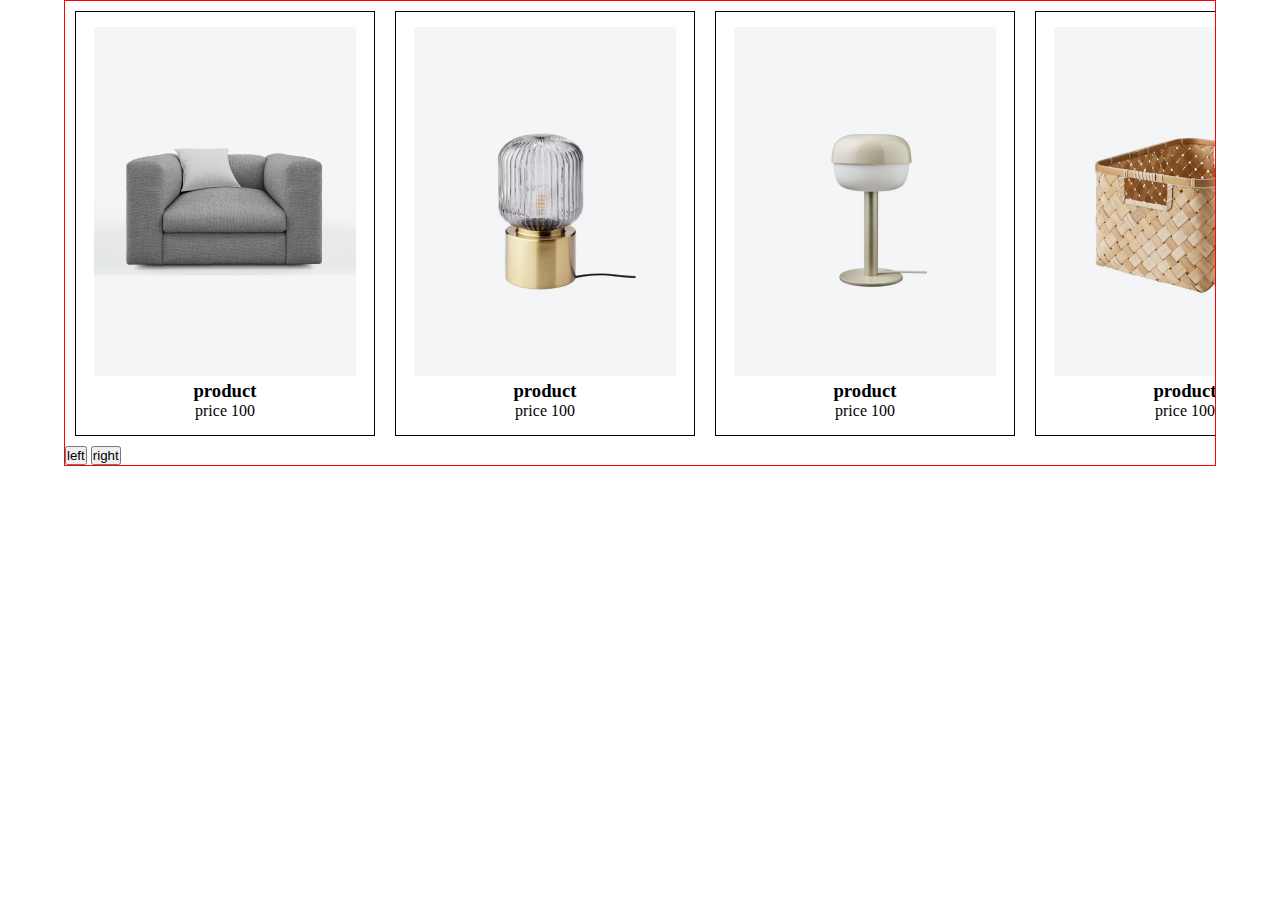
<file: pages/slider.html>
<!DOCTYPE html>
<html lang="en">

<head>
    <meta charset="UTF-8">
    <meta name="viewport" content="width=device-width, initial-scale=1.0">
    <title>Document</title>
    <link rel="stylesheet" href="../css/slider.css">
</head>

<body>
    <section class="trump">
        <div class="slider-container">
            <div class="slider">
                <div class="product-card">
                    <img src="../assets/k.png" alt="">
                    <h3>product</h3>
                    <p>price 100</p>
                </div>
                <div class="product-card">
                    <img src="../assets/y.png" alt="">
                    <h3>product</h3>
                    <p>price 100</p>
                </div>
                <div class="product-card">
                    <img src="../assets/q.png" alt="">
                    <h3>product</h3>
                    <p>price 100</p>
                </div>
                <div class="product-card">
                    <img src="../assets/4.png" alt="">
                    <h3>product</h3>
                    <p>price 100</p>
                </div>
                <div class="product-card">
                    <img src="../assets/ce.png" alt="">
                    <h3>product</h3>
                    <p>price 100</p>
                </div>

            </div>
            

            <div>
                <button onclick="slideLeft()">
                    left
                </button>
                <button onclick="slideRight()">
                    right
                </button>
            </div>

        </div>
    </section>
    <script src="../js/slider.js"></script>
</body>

</html>
</file>
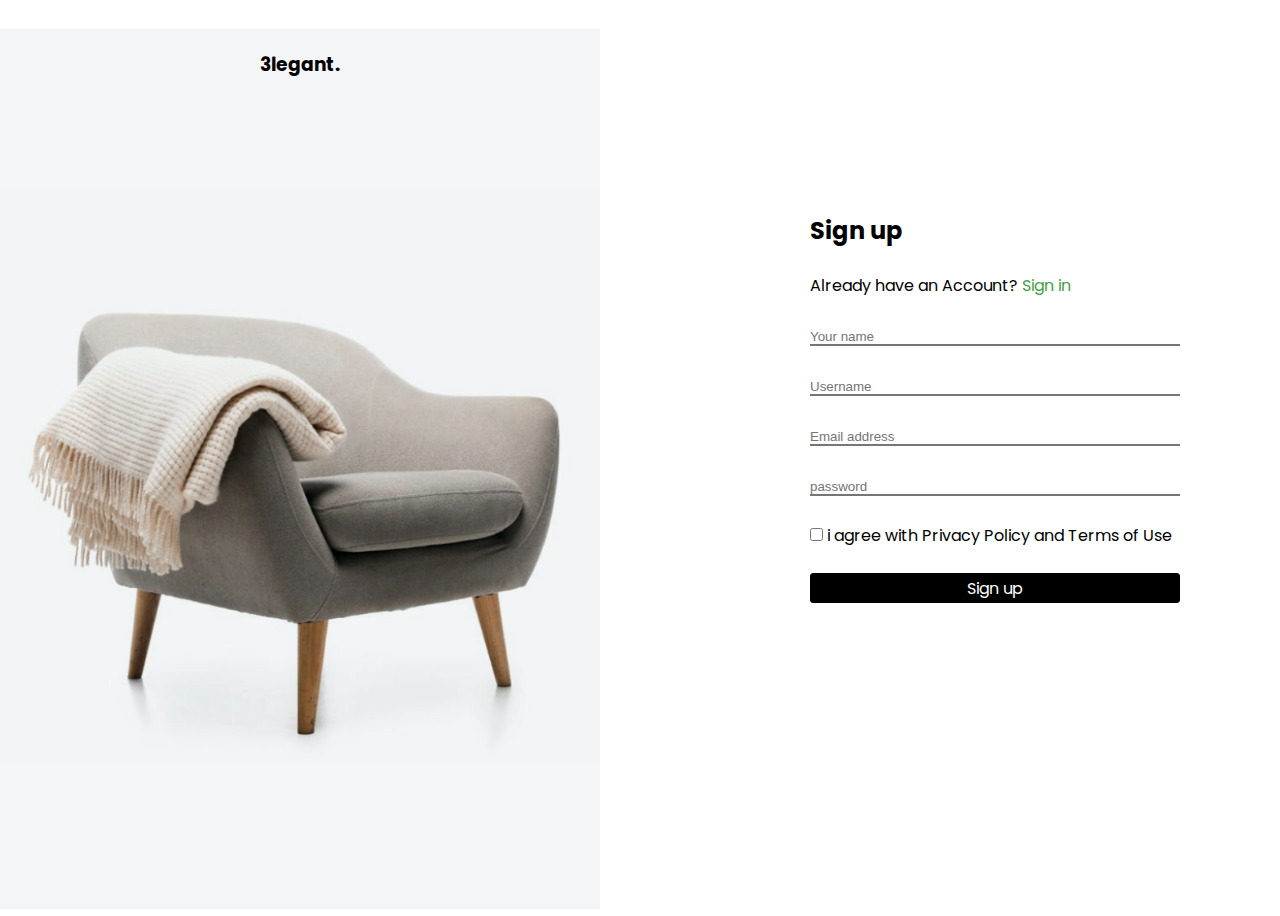
<file: pages/up.html>
<!DOCTYPE html>
<html lang="en">
<head>
    <meta charset="UTF-8">
    <meta name="viewport" content="width=device-width, initial-scale=1.0">
    <!-- Font Awesome Icons -->
   <link
   rel="stylesheet"
   href="https://cdnjs.cloudflare.com/ajax/libs/font-awesome/6.0.0-beta3/css/all.min.css"
   />
    <!-- Google Fonts -->
  <link
  href="https://fonts.googleapis.com/css2?family=Poppins:wght@600;700&display=swap"
  rel="stylesheet"
  />
  <link rel="stylesheet" href="../css/up.css">
  <title>Sign up page </title>
</head>
<body>
    <section class="Sign-up">
        
        <div class="left-signup">
            <a href="../index.html"> <h3 class="middle">3legant.</h3></a>
           
            <img src="../assets/neww.png" alt="" width="600px">
           
        </div>

        <div class="right-signup">
            <form action="" method="post">
                <h2>Sign up</h2>
                <br>       
                 Already have an Account? <a href="./in.html"><span class="Sign">Sign in</span></a>
                 <br>
                 <br>
                <input class="text" type="text" placeholder="Your name">
                <br>
                <br>
                <input class="text" type="text" placeholder="Username">
                <br>
                <br>
                <input class="text" type="text" placeholder="Email address">
                <br>
                <br>
                <input class="text" type="password" placeholder="password">
                <br>
                <br>

                <input type="checkbox" name="" id=""> i agree with <a href=""> <span class="Terms">Privacy Policy</span></a> 
                 and <a href=""><span class="Terms">Terms of Use</span></a>
                 <br>
                 <br>
               
                <a href=""><p class="button">Sign up</p></a>
                
            </form>
        </div>
    </section>
    
</body>
</html>
</file>
<file: css/contact.css>
* {
    margin: 0;
    padding: 0;
    box-sizing: border-box;
    text-decoration: none;
    list-style: none;
}

body {
    font-family: "Poppins", sans-serif;
}
/* HEADER STYLING */


header .banner {
    display: flex;
    align-items: center;
    justify-content: space-between;
    color: rgb(203, 197, 197);
    font-size: 14px;
    width: 800px;
}

header .banner span a {
    color: white;
}

header .banner select {
    color: white;
    background-color: black;
    border: none;
    outline: none;
}

header .header {
    display: flex;
    align-items: center;
    justify-content: space-between;
    padding: 0 80px;
    height: 70px;
    /* border-bottom: 1px solid #ccc; */
    /* background-color: #FFAB00A3; */
}

header .nav-links {
    display: flex;
    align-items: center;
    gap: 30px;
}

header .nav-link {
    font-weight: 100;
}

header a {
    color: black;
    text-decoration: none;
}

header .logo {
    font-size: 24px;
    font-weight: bold;
}

header .search-cart {
    display: flex;
    align-items: center;
    gap: 20px;
    ;
}


header .search-bar>button {
    border: none;
    background-color: transparent;
    cursor: pointer;
    ;
}

.seventh-section {
    display: flex;
    align-items: center;
    margin-top: 20px;
    
  
  }
.section-product1 {
    display: flex;
    gap: 30px;
}
.aref {
  color: black;
}
.left7 {
    border: 1px solid #F3F5F7;
    height: 500px;
    width: 590px;
    position: relative;
    bottom: 3px;
    background-color: #F3F5F7;
    display: flex;
    flex-direction: column;
    justify-content: center;
    align-items: right baseline;
  
  }
  
  .left77 {
    position: relative;
    left: 50px;
  }
  
  .p {
    color: #377DFF;
  }
  
  .p1 {
    font-size: 40px;
  }
  
  .con{
    font-size: 40px;
  }
  .contact{
    text-align: center;
    font-size: 25px;
  }
  /* sixth */
.six {
    border: 1px solid #F3F5F7;
    width: 350px;
    height: 260px;
    display: flex;
    justify-content: left;
    align-items: center;
    background-color: #F3F5F7;
    padding-left: 40px;
    padding-right: 40px;
  }
  
  .sixth {
    position: relative;
    left: 12px;
    color: black;
  }
  
  .sixth-section {
    display: flex;
    justify-content: space-between;
    margin-top: 40px;
    
  }

  .form {
    display: flex;
    gap: 100px;
    /* border: 1px solid green; */
    margin-top: 40px;
  }
  .form-left{
    /* border: 1px solid black; */
    width: 600px;


  }
  .send {
    /* border: 1px solid red; */
    background-color: black;
    color: white;
    border-radius: 5px;
    width: 150px;
    height: 30px;
    display: flex;
    justify-content: center;
    align-items: center;

  }

  .seven-section{
    display: flex;
    margin-top: 40px;
  }

  .div{
    width: 278px;
  }
/* footer  */
.elegant-footer {
  border: 1px solid black;
  height: 250px;
  display: flex;
  flex-direction: column;
  justify-content: center;
  /* align-items: center; */
  gap: 20px;
  padding-left: 80px;
  padding-right: 80px;
  background-color: #141718;
  position: relative;
bottom: 50px


}

.upsection {

  display: flex;
  justify-content: space-between;
}

.upright {
  display: flex;
  gap: 60px;
}

.upleft {
  display: flex;
  gap: 60px;
}

.downsection {

  display: flex;
  justify-content: space-between;
  margin-top: 50px;
}

.downright {
  display: flex;
  gap: 60px;
}

.downleft {
  display: flex;
  gap: 60px;
}

.font-awesome {
  display: flex;
  gap: 30px;
}

.left-a {
  gap: 10px;
}

.a {
  color: white;
}
</file>
<file: css/homepage2.css>
* {
    margin: 0;
    padding: 0;
    box-sizing: border-box;
    text-decoration: none;
    list-style: none;
}

body {
    font-family: "Poppins", sans-serif;
}

main {
    max-width: 1440px;
    margin: 0 auto;
    /* border: 1px solid red; */
}

/* HEADER STYLING */
header .banner-container {
    background-color: black;
    height: 48px;
    display: flex;
    align-items: center;
    justify-content: flex-end;
    padding: 0 80px;
}

header .banner {
    display: flex;
    align-items: center;
    justify-content: space-between;
    color: rgb(203, 197, 197);
    font-size: 14px;
    width: 800px;
}

header .banner span a {
    color: white;
}

header .banner select {
    color: white;
    background-color: black;
    border: none;
    outline: none;
}

header .header {
    display: flex;
    align-items: center;
    justify-content: space-between;
    padding: 0 80px;
    height: 70px;
    /* border-bottom: 1px solid #ccc; */
    background-color: #FFAB00A3;
}

header .nav-links {
    display: flex;
    align-items: center;
    gap: 30px;
}

header .nav-link {
    font-weight: 100;
}

header a {
    color: black;
    text-decoration: none;
}

header .logo {
    font-size: 24px;
    font-weight: bold;
}

header .search-cart {
    display: flex;
    align-items: center;
    gap: 20px;
    ;
}


header .search-bar>button {
    border: none;
    background-color: transparent;
    cursor: pointer;
    ;
}

/* sections */
.section-h1 {
    font-size: 50px;
}

.section-h1>span {
    color: #377DFF;
}

.shop {
    border: 1px solid black;
    background-color: black;
    color: white;
    width: 250px;
    height: 40px;
    border-radius: 5px;
    display: flex;
    justify-content: center;
    align-items: center;
}

.section1 {
    position: relative;
    bottom: 500px;
    left: 600px;
    width: fit-content;
}

.one {
    /* border: 1px solid red; */
    height: 700px;
}

.section2 {
    display: flex;
    justify-content: space-between;
    margin-top: 15px;
    /* margin-top: 900px; */
    padding-left: 40px;
    padding-right: 40px;
}

.section3 {
    display: flex;
    justify-content: space-between;
    align-items: center;
    margin-top: 30px;
    margin-bottom: 30px;
    padding-left: 40px;
    padding-right: 40px;
}

.third-sectiona {
    width: fit-content;
    width: 200px;

}

.ac {
    width: 200px;
}

.section4 {
    display: flex;
    justify-content: space-between;
    padding-left: 40px;
    padding-right: 40px;
    /* border: 1px solid red; */
    gap: 1rem;
    /* width: 1200px; */


}

.fourth-aref {
    position: relative;
    bottom: 20px;
}

.cart {
    border: 1px solid black;
    background-color: black;
    color: white;
    width: 250px;
    height: 40px;
    border-radius: 5px;
    display: flex;
    justify-content: center;
    align-items: center;
    position: relative;
    bottom: 130px;
    left: 5px;
}

.product {
    border: 1px solid transparent;
    width: 70px;
    /* background-color: red; */
    color: white;
    display: flex;
    justify-content: center;
    align-items: center;
    border-radius: 5px;
}

.percentage {
    border: 1px solid #38CB89;
    width: 70px;
    color: white;
    background-color: #38CB89;
    display: flex;
    justify-content: center;
    align-items: center;
    border-radius: 5px;
    margin-top: 5px;
}

.spec {
    position: relative;
    bottom: 450px;
    left: 10px;
    display: flex;
    flex-direction: column;
}

.spec1 {
    position: relative;
    bottom: 408px;
    left: 10px;
}

.section6 {
    display: flex;
    justify-content: space-between;
    margin-top: 15px;
    margin-bottom: -56px;
    padding-left: 40px;
    padding-right: 40px;
    gap: 1rem;
}

u {
    text-decoration: underline;
}

.shop1 {
    color: black;
}

.aa {
    position: relative;
    bottom: 600px;
    left: 60px;
}

.ab {
    position: relative;
    bottom: 100px;
    left: 60px;
}

.ac {
    position: relative;
    bottom: 100px;
    left: 60px;
}

.third-sectionb {
    position: relative;
    bottom: 43px;
}

.section7 {
    display: flex;
    justify-content: space-between;
    padding-left: 40px;
    padding-right: 40px;
    gap: 1rem;


}

.section77 {
    width: fit-content;

}

.countdown {
    display: flex;
    gap: 20px;


}

.box {
    border: 1px solid transparent;
    width: 70px;
    height: 80px;
    background-color: white;
    display: flex;
    justify-content: center;
    align-items: center;
    font-size: 40px;
    font-weight: bold;

}

.name {
    text-align: center;
}

.section8 {
    display: flex;
    justify-content: space-between;
    padding-left: 40px;
    padding-right: 40px;
    gap: 1rem;

}

.section9 {
    display: flex;
    align-items: center;
    margin-top: 20px;



}

.left7 {
    border: 1px solid #F3F5F7;
    height: 500px;
    width: 590px;
    position: relative;
    bottom: 3px;
    background-color: #F3F5F7;
    display: flex;
    flex-direction: column;
    justify-content: center;
    align-items: right baseline;
    background-color: #FFAB0066;
    position: relative;
    bottom: 4.5px;

}

.left77 {
    position: relative;
    left: 50px;
    width: fit-content;

}

.p {
    color: #377DFF;
}

.p1 {
    font-size: 40px;
}

.six {
    border: 1px solid #F3F5F7;
    width: 260px;
    height: 260px;
    display: flex;
    justify-content: left;
    align-items: center;
    background-color: #F3F5F7;
    margin-top: 60px;
}

.sixth {
    position: relative;
    left: 12px;
    color: black;

}

.sixth-section {
    display: flex;
    justify-content: space-between;
    padding-left: 80px;
    padding-right: 80px;
    gap: 1rem;
}

.section10 {
    text-align: center;
    margin: 100px;
}

.ash {
    color: #6C7275;
    font-weight: 100;
}

.section11 {
    display: flex;
    justify-content: space-between
}

.eight-section {
    display: flex;
    justify-content: space-between;
    margin-top: 30px;
    
}

.night-section {
    margin-top: 80px;
}

.place {
    text-align: center;
    position: relative;
    bottom: 200px;
}


.hr {
    width: 600px;
    color: green;
}

/* footer  */
.elegant-footer {
    border: 1px solid black;
    height: 250px;
    display: flex;
    flex-direction: column;
    justify-content: center;
    /* align-items: center; */
    gap: 20px;
    padding-left: 80px;
    padding-right: 80px;
    background-color: #141718;
    position: relative;
  bottom: 150px


}

.upsection {

    display: flex;
    justify-content: space-between;
}

.upright {
    display: flex;
    gap: 60px;
}

.upleft {
    display: flex;
    gap: 60px;
}

.downsection {

    display: flex;
    justify-content: space-between;
    margin-top: 50px;
}

.downright {
    display: flex;
    gap: 60px;
}

.downleft {
    display: flex;
    gap: 60px;
}

.font-awesome {
    display: flex;
    gap: 30px;
}

.left-a {
    gap: 10px;
}

.a {
    color: white;
}
</file>
<file: css/index2.css>
* {
    margin: 0;
    padding: 0;
    box-sizing: border-box;
    text-decoration: none;
    list-style: none;
}

#new {
    display: flex;
    justify-content: space-between;
}

.card {
    width: 200px;
    /* border: 1px solid red; */
}
</file>
<file: css/slider.css>
* {
    margin: 0;
    padding: 0;
    box-sizing: border-box;
    text-decoration: none;
    list-style: none;
}

.trump{
    height: 100vh;
    width: 100%;
}
.slider-container{
    width: 90%;
    margin: 0 auto;
    border: 1px solid red;
    overflow: hidden;
    

}
.slider{
    display: flex;
}
.product-card{
    width: 300px;
    margin: 10px;
    border: 1px solid;
    padding: 15px;
    box-sizing: border-box;
    text-align: center;
    flex-shrink: 0;

}
.product-card img{
    max-width: 100%;
    height: auto;
}
</file>
<file: css/index.css>
/* RESET CSS */

* {
  margin: 0;
  padding: 0;
  box-sizing: border-box;
  text-decoration: none;
  list-style: none;
}

body {
  font-family: "Poppins", sans-serif;
}


/* HEADER STYLING */
header .banner-container {
  background-color: black;
  height: 48px;
  display: flex;
  align-items: center;
  justify-content: flex-end;
  padding: 0 80px;
}

header .banner {
  display: flex;
  align-items: center;
  justify-content: space-between;
  color: rgb(203, 197, 197);
  font-size: 14px;
  width: 800px;
}

header .banner span a {
  color: white;
}

header .banner select {
  color: white;
  background-color: black;
  border: none;
  outline: none;
}

header .header {
  display: flex;
  align-items: center;
  justify-content: space-between;
  padding: 0 80px;
  height: 70px;
  border-bottom: 1px solid #ccc;
}

header .nav-links {
  display: flex;
  align-items: center;
  gap: 30px;
}

header .nav-link {
  font-weight: 100;
}

header a {
  color: black;
  text-decoration: none;
}

header .logo {
  font-size: 24px;
  font-weight: bold;
}

header .search-cart {
  display: flex;
  align-items: center;
  gap: 20px;
  ;
}


header .search-bar>button {
  border: none;
  background-color: transparent;
  cursor: pointer;
  ;
}

/* section */
.first-img {
  /* display: flex;
  justify-content: space-between; */
  /* width: 50px; */
  height: 100vh;
}

.second-section {
  display: flex;
  justify-content: space-between;
  align-items: center;
  gap: 60px;
  margin-top: 15px;
  padding-left: 40px;
  padding-right: 40px;
  /* max-width: 144px; */
  /* margin: auto; */

}

.second-section1 {
  font-size: 35px;

}

.ash {
  color: rgb(119, 119, 119);
}

.third-section {
  display: flex;
  justify-content: space-between;
  gap: 50px;
  padding-left: 40px;
  padding-right: 40px;
}

u {
  text-decoration: underline;
}

.shop {
  color: black;
}

.aa {
  position: relative;
  bottom: 600px;
  left: 60px;
}

.ab {
  position: relative;
  bottom: 100px;
  left: 60px;
}

.ac {
  position: relative;
  bottom: 100px;
  left: 60px;
}

.third-sectionb {
  position: relative;
  bottom: 43px;
}
 /* slidercss */

.trump{
  height: 100vh;
  width: 100%;
}
.slider-container{
  width: 90%;
  margin: 0 auto;
  /* border: 1px solid red; */
  overflow: hidden;

}
.slider{
  display: flex;
}
.product-card{
  width: 300px;
  margin: 10px;
  /* border: 1px solid; */
  padding: 15px;
  box-sizing: border-box;
  text-align: center;
  flex-shrink: 0;
  
}
.product-card img{
  max-width: 100%;
  height: auto;
}
.relative{
  position: absolute;
  width: 50%;
  /* border: 1px solid; */
}

.fourth-section {
  display: flex;
  justify-content: space-between;
  align-items: center;
  margin-top: 30px;
  margin-bottom: 30px;
  padding-left: 40px;
  padding-right: 40px;
  /* border: 1px solid black; */

  /* gap: 40rem; */
  /* margin-bottom: 80px; */

}

.new {
  font-size: 40px;
}

.fifth-section {
  display: flex;
  justify-content: space-between;
  padding-left: 40px;
  padding-right: 40px;

}

.cart {
  border: 1px solid black;
  background-color: black;
  color: white;
  width: 250px;
  height: 40px;
  border-radius: 5px;
  display: flex;
  justify-content: center;
  align-items: center;
  position: relative;
  bottom: 130px;
  left: 5px;
}

.product {
  border: 1px solid transparent;
  width: 70px;
  background-color: white;
  display: flex;
  justify-content: center;
  align-items: center;
  border-radius: 5px;
}

.percentage {
  border: 1px solid #38CB89;
  width: 70px;
  color: white;
  background-color: #38CB89;
  display: flex;
  justify-content: center;
  align-items: center;
  border-radius: 5px;
  margin-top: 5px;
}

.spec {
  position: relative;
  bottom: 450px;
  left: 10px;
  display: flex;
  flex-direction: column;
}

.spec1 {
  position: relative;
  bottom: 408px;
  left: 10px;
}

/* sixth */
.six {
  border: 1px solid #F3F5F7;
  width: 260px;
  height: 260px;
  display: flex;
  justify-content: left;
  align-items: center;
  background-color: #F3F5F7;
  padding-left: 40px;
  padding-right: 40px;
}

.sixth {
  position: relative;
  left: 12px;
  color: black;
}

.sixth-section {
  display: flex;
  justify-content: space-between;
}

/* seventh */
.seventh-section {
  display: flex;
  align-items: center;
  margin-top: 20px;
  

}

.left7 {
  border: 1px solid #F3F5F7;
  height: 500px;
  width: 590px;
  position: relative;
  bottom: 3px;
  background-color: #F3F5F7;
  display: flex;
  flex-direction: column;
  justify-content: center;
  align-items: right baseline;

}

.left77 {
  position: relative;
  left: 50px;
}

.p {
  color: #377DFF;
}

.p1 {
  font-size: 40px;
}

/* eiht */
.eight-section {
  display: flex;
  justify-content: space-between;
  margin-top: 30px;
}

.night-section {
  margin-top: 80px;
}

.place {
  text-align: center;
  position: relative;
  bottom: 200px;
}


.hr {
  width: 600px;
  color:green;
}


.elegant-footer {
  border: 1px solid black;
  height: 250px;
  display: flex;
  flex-direction: column;
  justify-content: center;
  /* align-items: center; */
  gap: 20px;
  padding-left: 80px;
  padding-right: 80px;
  background-color: #141718;
  position: relative;
  bottom: 150px;
 
}
.upsection {
  
  display: flex;
  justify-content: space-between;
}
.upright {
  display: flex;
  gap: 60px;
}
.upleft {
  display: flex;
  gap: 60px;
}
.downsection {
  
  display: flex;
  justify-content: space-between;
  margin-top: 50px;
}
.downright {
  display: flex;
  gap: 60px;
}
.downleft {
  display: flex;
  gap: 60px;
}
.font-awesome {
  display: flex;
  gap: 30px;
}
.left-a {
  gap: 10px;
}
.a {
  color: white;
}


/* Responsiveness  */
@media only screen and (max-width: 375px){
  body{
    background-color: red;
  }
}
</file>
<file: index1.css>
/* RESET CSS */

* {
    margin: 0;
    padding: 0;
    box-sizing: border-box;
    text-decoration: none;
    list-style: none;
}

body {
    font-family: "Poppins", sans-serif;
}


.review {
    display: flex;

}

.review-img-container {
    border: 1px solid blue;
    /* width: 200px;
    height: 500px; */
}
</file>
<file: css/cart.css>
/* RESET CSS */

* {
    margin: 0;
    padding: 0;
    box-sizing: border-box;
    text-decoration: none;
    list-style: none;
}

body {
    font-family: "Poppins", sans-serif;
}

.cart1 {
    font-size: 30px;
    width: 550px;
    /* border: 1px solid red; */
}

.section-cart {
    border: 1px solid gray;
    border-top: 0cap;
    border-right: 0cap;
    border-bottom: 1px solid gray;
    border-left: 0px;

    width: 550px;
    height: 200px;
    display: flex;
    justify-content: center;
    align-items: center;
}

.cart2 {
    display: flex;
    justify-content: space-between;
    border: 1px solid transparent;
    top: 24px;
    height: 180px;
    width: 500px;
}

.cart2a {
    display: flex;
    flex-direction: column;
    position: relative;
    right: 50px;
}

.cart-color {
    color: #6C7275;
}

.cart2b {
    border: 1px solid black;
    border-radius: 4px;
    width: 100px;
    height: 45px;
    display: flex;
    justify-content: center;
    align-items: center;
    
}
.bottomsection{
    /* border: 1px solid red; */
    width: 550px;
}
.bottomsection1{
    display: flex;
    justify-content: space-between;
    width: 550px;
    border: 1px solid red;
    border-top: 0cap;
    border-right: 0cap;
    border-bottom: 1px solid gray;
    border-left: 0px;
    margin-top: 200px;
    font-weight: 10px;
    /* width: fit-content; */

}
.bottomsection2 {
    display: flex;
    justify-content: space-between;
    width: 550px;
    margin-top: 15px;
    font-weight: lighter;

}

.Checkout{
    border: 1px solid #141718;
    border-radius: 6px;
    width: 550px;
    height: 62px;
    color: white;
    background-color: #141718;
    display: flex;
    justify-content: center;
    align-items: center;
    font-size: 30px;

}
.cart-cart {
    border: 2px solid black;
    width: 200px;
    border-top: 0cap;
    border-left: 0cap;
    border-right: 0cap;
    border-bottom:2px solid black;
    margin-top: 15px;
    font-size: 30px;
    color: black;
    text-align: center;
    position: relative;
    left: 180px;
    /* border: 1px solid red; */
    
   

}
</file>
<file: css/up.css>
/* RESET CSS */

* {
    margin: 0;
    padding: 0;
    box-sizing: border-box;
    text-decoration: none;
    list-style: none;
  }
  body {
    font-family: "Poppins", sans-serif;
  }
  /* sign-up page */
  .Sign-up {
    display: flex;
    justify-content:space-between;
    align-items: center;
    

  }

.middle {
  text-align: center;
  position: relative;
  top: 50px;

}
.middle{
  color: black;
}
.right-signup {
  display: flex;
  justify-content: space-between;
  /* border: 1px solid red; */
  margin-right: 100px;
  margin-bottom: 100px;
} 
.Sign {
  color: rgb(67, 160, 67);
}
.Terms {
  color: black;
}
.button {
  color: white;
  width: 370px;
  background-color: black;
  text-align: center;
  border: 1px solid black;
  border-radius: 3px;
  height: 30px;
  display: flex;
  justify-content: center;
  align-items: center;
}

.text {
  color:  #000000;
  border-top: 1px #000000;
  border-right: 1px #000000;
  border-left: 1px #000000;
  width: 370px; 
}
</file>
<file: css/index1.css>
/* RESET CSS */

* {
    margin: 0;
    padding: 0;
    box-sizing: border-box;
    text-decoration: none;
    list-style: none;
}

body {
    font-family: "Poppins", sans-serif;
}


.review {
    display: flex;

}

.review-img-container {
    border: 1px solid blue;
    /* width: 200px;
    height: 500px; */
}
</file>
<file: css/productpage02.css>
/* RESET CSS */

* {
    margin: 0;
    padding: 0;
    box-sizing: border-box;
    text-decoration: none;
    list-style: none;
}

body {
    font-family: "Poppins", sans-serif;
}

main {
    max-width: 1440px;
    margin: 0 auto;
    /* border: 1px solid red; */
}

/* HEADER STYLING */
header .banner-container {
    background-color: #F3F5F7;
    height: 48px;
    display: flex;
    align-items: center;
    justify-content: flex-end;
    padding: 0 80px;
}

header .banner {
    display: flex;
    align-items: center;
    justify-content: space-between;
    color: black;
    font-size: 14px;
    width: 800px;
}

header .banner span a {
    color: #377DFF;
}

header .banner select {
    color: white;
    background-color: black;
    border: none;
    outline: none;
}

header .header {
    display: flex;
    align-items: center;
    justify-content: space-between;
    padding: 0 80px;
    height: 70px;
    border-bottom: 1px solid #ccc;
}

header .nav-links {
    display: flex;
    align-items: center;
    gap: 30px;
}

header .nav-link {
    font-weight: 100;
}

header a {
    color: black;
    text-decoration: none;
}

header .logo {
    font-size: 24px;
    font-weight: bold;
}

header .search-cart {
    display: flex;
    align-items: center;
    gap: 20px;
    ;
}


header .search-bar>button {
    border: none;
    background-color: transparent;
    cursor: pointer;
    ;
}

.section-product1a {
    display: flex;

    /* justify-content: space-between; */
    /* border: 1px solid red; */
    width: 550px;
    gap: 15px;
    margin-top: 20px;
}

.left-product2a {
    display: flex;
    gap: 15px;
    /* border: 1px solid red; */

}

.margin {
    margin-top: 10px;

}

.aref {
    color: black;
}

.product1 {
    width: 550px;
    height: 160px;
    /* border: 1px solid red; */
    display: flex;
    justify-content: space-between;
    margin-top: 10px;
}

.one {
    margin-top: 15px;
}


.section-product2a {
    display: flex;
    gap: 50px;
}

.right-product2a {
    /* display: flex; */
    gap: 80px;
    margin-top: 10px;
}

.product2 {
    margin-top: 10px;

}



.left77 {
    position: relative;
    left: 50px;
    width: fit-content;

}

.countdown {
    display: flex;
    gap: 20px;


}

.box {
    border: 1px solid transparent;
    width: 70px;
    height: 80px;
    background-color: #F3F5F7;
    display: flex;
    justify-content: center;
    align-items: center;
    font-size: 40px;
    font-weight: bold;

}

.name {
    text-align: center;
}

.product22 {
    display: flex;
}

.right-product {
    display: flex;
    gap: 10px;

}

.r-p {
    border: 1px solid gray;
    border-radius: 8px;
    width: 95px;
    height: 48px;
    display: flex;
    justify-content: center;
    align-items: center;
}

.r-r {
    border: 1px solid gray;
    border-radius: 8px;
    width: 405px;
    height: 48px;
    color: black;
    display: flex;
    justify-content: center;
    align-items: center;
}

.r-c {
    border: 1px solid gray;
    border-radius: 8px;
    width: 500px;
    height: 48px;
    background-color: black;
    color: white;
    display: flex;
    justify-content: center;
    align-items: center;
    font-size: 20px;

}

.writeup {
    width: 250px;
    display: flex;
    justify-content: space-between;
    display: inline 5px;
    margin-top: 15px;

}

/* slider cascading casccading style sheet */

.trump {
    height: 100vh;
    width: 100%;
}

.slider-container {
    width: 90%;
    margin: 0 auto;
    border: 1px solid red;
    overflow: hidden;


}

.slider {
    display: flex;
}

.product-card {
    width: 300px;
    margin: 10px;
    border: 1px solid;
    padding: 15px;
    box-sizing: border-box;
    text-align: center;
    flex-shrink: 0;

}

.product-card img {
    max-width: 100%;
    height: auto;
}
</file>
<file: css/productpage01.css>
/* RESET CSS */

* {
    margin: 0;
    padding: 0;
    box-sizing: border-box;
    text-decoration: none;
    list-style: none;
}

body {
    font-family: "Poppins", sans-serif;
}

/* HEADER STYLING */
header .banner-container {
    background-color: #F3F5F7;
    height: 48px;
    display: flex;
    align-items: center;
    justify-content: flex-end;
    padding: 0 80px;
}

header .banner {
    display: flex;
    align-items: center;
    justify-content: space-between;
    color:black;
    font-size: 14px;
    width: 800px;
}

header .banner span a {
    color: #377DFF;
}

header .banner select {
    color: white;
    background-color: black;
    border: none;
    outline: none;
}

header .header {
    display: flex;
    align-items: center;
    justify-content: space-between;
    padding: 0 80px;
    height: 70px;
    border-bottom: 1px solid #ccc;
}

header .nav-links {
    display: flex;
    align-items: center;
    gap: 30px;
}

header .nav-link {
    font-weight: 100;
}

header a {
    color: black;
    text-decoration: none;
}

header .logo {
    font-size: 24px;
    font-weight: bold;
}

header .search-cart {
    display: flex;
    align-items: center;
    gap: 20px;
    ;
}


header .search-bar>button {
    border: none;
    background-color: transparent;
    cursor: pointer;
    ;
}

main {
    max-width: 1440px;
    margin: 0 auto;
    /* border: 1px solid red; */
}

.section-product1 {
    display: flex;
    
    /* justify-content: space-between; */
    /* border: 1px solid red; */
    width: 550px;
   gap: 15px;
   margin-top: 20px;
}
.aref{
    color: black;
}
.product1 {
    width: 550px;
    height: 160px;
    /* border: 1px solid red; */
    display: flex;
    justify-content: space-between;
    margin-top: 10px;
}
.one{
    margin-top: 15px;
}
.section-product2 {
    display: flex;
    gap: 80px;
    margin-top: 15px;
}
.product2{
    margin-top: 10px;

}


.left77 {
    position: relative;
    left: 50px;
    width: fit-content;

}

.countdown {
    display: flex;
    gap: 20px;
   

}

.box {
    border: 1px solid transparent;
    width:  70px;
    height: 80px;
    background-color: #F3F5F7;
    display: flex;
    justify-content: center;
    align-items: center;
    font-size: 40px;
    font-weight: bold;
    
}
.name{
    text-align: center;
}

.product22 {
    display: flex;
}
.right-product{
    display: flex;
    gap: 10px;
   
}
.r-p{
    border: 1px solid gray;
    border-radius: 8px;
    width: 95px;
    height: 48px;
    display: flex;
    justify-content: center;
    align-items: center;
}
.r-r{
    border: 1px solid gray;
    border-radius: 8px;
    width: 405px;
    height: 48px;
    color: black;
    display: flex;
    justify-content: center;
    align-items: center;
}
.r-c{
    border: 1px solid gray;
    border-radius: 8px;
    width: 500px;
    height: 48px;
    background-color: black;
    color: white;
    display: flex;
    justify-content: center;
    align-items: center;
    font-size: 20px;

}
.writeup {
    width: 250px;
    display: flex;
    justify-content: space-between;
    display: inline 5px;
    margin-top: 15px;

}
.section-product3{
    margin-top: 50px;
    display: flex;
    gap: 30px;
    padding-left: 80px;
    padding-right: 80px;
    
}
.black{
    color: black;
}
.section-product4 {
    margin-top: 50px;
    padding-left: 80px;
    padding-right: 80px;
    

}
.section-product5{
    margin-top: 20px;
    padding-left: 80px;
    padding-right: 80px;
    
}
.section-product6{
    margin-top: 20px;
    padding-left: 80px;
    padding-right: 80px;
    
}
.section-product7 {
    margin-top: 20px;
    display: flex;
    gap: 800px;
    padding-left: 80px;
    padding-right: 80px;
    
}
.newest{
    
    border: 1px solid red;
    width: 500px;
}

.section-product8 {
    display: flex;
    gap: 20px;
    padding-left: 80px;
    padding-right: 80px;
    margin-top: 30px;
    margin-bottom: 30px;
    
}
.like-reply{
    display: flex;
    gap: 10px;
    font-weight: bolder;
}
.section-product9 {
    margin-top: 30px;
    display: flex;
    justify-content: center;
    align-items: center;
    
}
.like{
    border: 1px solid black;
    width: 200px;
    height: 50px;
    border-radius: 80px;
    display: flex;
    justify-content: center;
    align-items: center;
    font-weight: bolder;
    color: black;
    
}

.review {
    display: flex;

}
.night-section {
    margin-top: 80px;
  }
  
  .place {
    text-align: center;
    position: relative;
    bottom: 200px;
  }
  
  



.review-img-container {
    border: 1px solid blue;
    /* width: 200px;
    height: 500px; */
}

.elegant-footer {
    border: 1px solid black;
    height: 250px;
    display: flex;
    flex-direction: column;
    justify-content: center;
    /* align-items: center; */
    gap: 20px;
    padding-left: 80px;
    padding-right: 80px;
    background-color: #141718;
   margin-top: 40px;
    
  }
  .upsection {
    
    display: flex;
    justify-content: space-between;
  }
  .upright {
    display: flex;
    gap: 60px;
  }
  .upleft {
    display: flex;
    gap: 60px;
  }
  .downsection {
    
    display: flex;
    justify-content: space-between;
    margin-top: 50px;
  }
  .downright {
    display: flex;
    gap: 60px;
  }
  .downleft {
    display: flex;
    gap: 60px;
  }
  .font-awesome {
    display: flex;
    gap: 30px;
  }
  .left-a {
    gap: 10px;
  }
  .a {
    color: white;
  }
</file>
